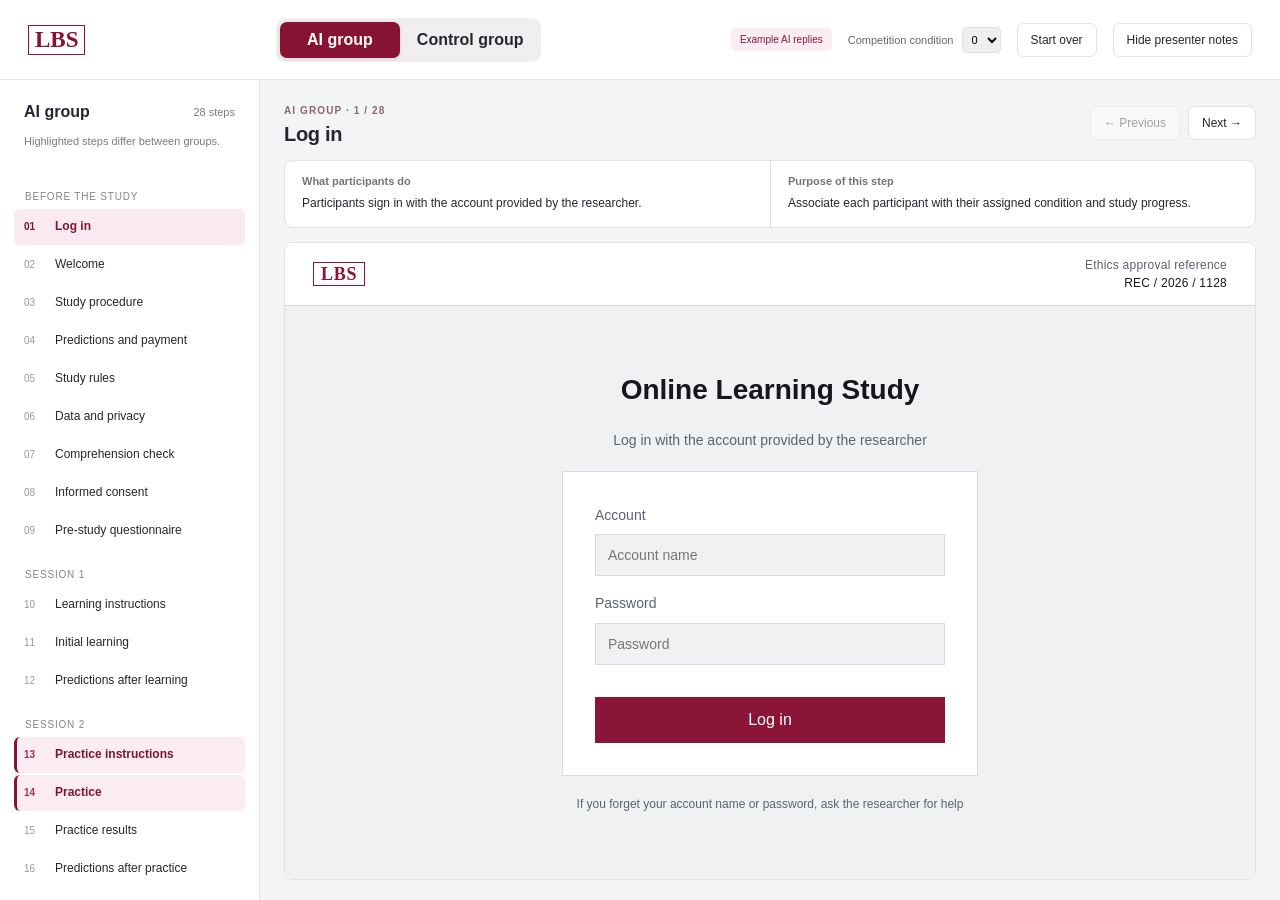
<file: index.html>
<!doctype html>
<html lang="en">
<head><meta charset="utf-8"><meta name="viewport" content="width=device-width,initial-scale=1"><title>LBS · AI / Control</title><link rel="stylesheet" href="demo.css?v=direct-ai-20261120"></head>
<body>
<header class="topbar">
  <div class="brand"><span>LBS</span></div>
  <div class="group-switch" aria-label="Study group"><button data-group="ai" class="selected" aria-pressed="true">AI group</button><button data-group="control" aria-pressed="false">Control group</button></div>
  <div class="tools"><span class="static-badge">Example AI replies</span><label>Competition condition <select id="competition"><option value="0">0</option><option value="1">1</option></select></label><button id="restart">Start over</button><button id="toggle-notes">Hide presenter notes</button></div>
</header>
<div class="shell">
<aside class="sidebar">
 <div class="side-heading"><span id="group-label">AI group</span><small id="step-count">Ready to start</small></div>
 <p class="side-caption">Highlighted steps differ between groups.</p>
 <nav id="steps" aria-label="Presentation steps"></nav>
 <div class="side-footer">Static presentation · AI & Control<br>Jump between steps without completing every question or waiting for timers.</div>
</aside>
<main>
 <section class="stepbar"><div><span class="eyebrow" id="position">PRESENTATION</span><h1 id="step-title">Log in</h1></div><div class="step-buttons"><button id="previous" disabled>← Previous</button><button id="next" disabled>Next →</button></div></section>
 <section class="notes shared-step" id="notes" hidden><div><h2>What participants do</h2><p id="task-note"></p></div><div><h2>Purpose of this step</h2><p id="purpose-note"></p></div><div class="difference" id="group-difference" hidden><h2 id="difference-title">AI vs Control</h2><p id="difference-note">Each condition uses its own configured content and interface.</p><button id="compare" hidden>Compare this step in the other group ↔</button></div></section>
 <div id="status" role="status" hidden></div>
 <section class="preview" id="preview">
  <iframe id="participant" title="Participant view" allow="clipboard-write" hidden></iframe>
 </section>
</main>
</div>
<script src="demo.js?v=direct-ai-20261120"></script>
</body></html>
</file>
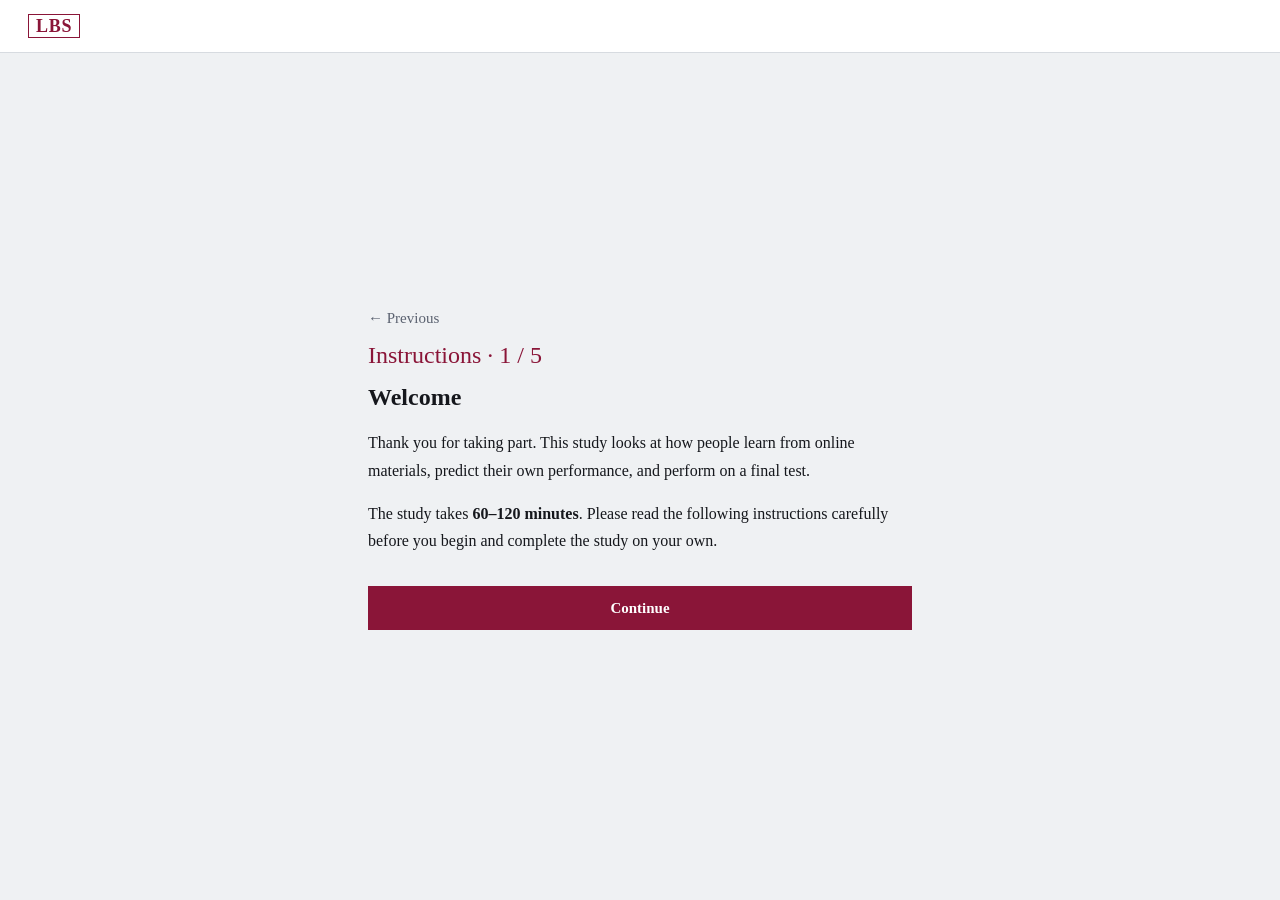
<file: view.html>
<!doctype html>
<html lang="en"><head><meta charset="UTF-8"><meta name="viewport" content="width=device-width,initial-scale=1"><meta http-equiv="Content-Security-Policy" content="connect-src 'self'; form-action 'none'; object-src 'none'"><title>Study walkthrough · Participant view</title><link rel="stylesheet" href="assets/index-CNp3CJmb.css"></head><body><div id="app"></div><script type="module" src="static-runtime.js"></script></body></html>
</file>
<file: demo.css>
:root{font-family:Inter,-apple-system,BlinkMacSystemFont,"Segoe UI","PingFang SC",sans-serif;color:#252631;background:#f3f4f6;font-synthesis:none;--accent:#861333;--border:#dfe1e6}*{box-sizing:border-box}body{margin:0}button,select{font:inherit}button{cursor:pointer;border:1px solid var(--border);background:white;color:inherit;border-radius:7px;padding:9px 13px}button:hover{border-color:#a4838d}button:disabled{opacity:.4;cursor:default}button:focus-visible,select:focus-visible{outline:3px solid #c48297;outline-offset:2px}.topbar{height:80px;display:flex;align-items:center;justify-content:space-between;gap:20px;padding:0 28px;border-bottom:1px solid var(--border);background:white}.brand{display:flex;align-items:center;gap:16px;font-size:16px;font-weight:650}.brand>span{font:700 23px Georgia,serif;color:var(--accent);border:1px solid var(--accent);padding:1px 6px}.brand small{display:block;font-size:11px;color:#737581;font-weight:400;margin-top:3px}.group-switch{display:flex;padding:4px;background:#f1eef0;border-radius:9px;gap:4px}.group-switch button{border:0;background:transparent;min-width:120px;font-weight:600}.group-switch button.selected{background:var(--accent);color:white;box-shadow:0 1px 4px #0002}.tools{display:flex;align-items:center;gap:16px}.tools label{font-size:11px;color:#666}.tools select{margin-left:5px;padding:5px;border:1px solid var(--border);border-radius:5px}.tools button{font-size:12px}.shell{display:grid;grid-template-columns:260px minmax(0,1fr);height:calc(100dvh - 80px)}.sidebar{background:#fff;border-right:1px solid var(--border);overflow:auto;padding:23px 14px 12px}.side-heading{display:flex;justify-content:space-between;align-items:center;padding:0 10px;font-weight:650}.side-heading small{font-size:11px;color:#797b85;font-weight:400}.side-caption{font-size:11px;color:#7a7c85;line-height:1.7;padding:0 10px;margin-bottom:22px}.phase{font-size:10px;text-transform:uppercase;letter-spacing:.08em;color:#89828a;padding:18px 11px 7px}.step-link{display:flex;align-items:flex-start;gap:9px;border:0;border-radius:6px;text-align:left;width:100%;padding:9px 10px;margin-bottom:2px;font-size:12px;line-height:1.45;background:transparent}.step-link .number{flex:0 0 22px;font-size:10px;color:#999;line-height:18px}.step-link .label{flex:1}.step-link .dot{height:6px;width:6px;border-radius:50%;background:#b45e78;margin-top:6px;flex-shrink:0}.step-link.active{background:#f8eaf0;color:var(--accent);font-weight:650}.step-link.active .number{color:var(--accent)}.side-footer{margin:22px 10px 8px;padding-top:15px;border-top:1px solid var(--border);font-size:10px;line-height:1.8;color:#8a8a94}main{min-height:0;display:flex;flex-direction:column;padding:20px 24px;gap:14px}.stepbar{display:flex;align-items:center;justify-content:space-between;gap:15px}.eyebrow{font-size:10px;letter-spacing:.11em;color:#8a6774;font-weight:650}h1{font-size:20px;margin:5px 0 0;font-weight:650;letter-spacing:-.3px}.step-buttons{display:flex;gap:8px;flex-shrink:0}.step-buttons button{font-size:12px}.notes{display:grid;grid-template-columns:1fr 1fr 1.15fr;background:white;border:1px solid var(--border);border-radius:9px;flex-shrink:0}.notes>div{padding:14px 17px;min-width:0}.notes>div+div{border-left:1px solid var(--border)}.notes h2{font-size:11px;font-weight:650;margin:0 0 6px;color:#76727a}.notes p{font-size:12px;line-height:1.7;margin:0}.notes .difference{background:#fcf6f8;border-radius:0 8px 8px 0}.notes .difference h2{color:var(--accent)}#compare{padding:0;margin-top:7px;font-size:11px;color:var(--accent);border:0;background:transparent}.preview{position:relative;flex:1;min-height:200px;border:1px solid var(--border);border-radius:9px;background:white;overflow:hidden}.preview iframe{width:100%;height:100%;border:0;display:block;background:white}.welcome{padding:clamp(25px,6vw,100px);height:100%;display:flex;flex-direction:column;align-items:flex-start;justify-content:center;background:radial-gradient(ellipse at 100% 0,#f9ecf1,transparent 55%)}.welcome-kicker{font-size:10px;letter-spacing:.16em;color:var(--accent);font-weight:650}.welcome h2{font-size:clamp(25px,3vw,44px);font-weight:600;line-height:1.4;letter-spacing:-1px;margin:18px 0}.welcome p{font-size:14px;color:#73727b;line-height:1.8;max-width:450px;margin:0}.start-buttons{display:flex;gap:10px;margin:25px 0}.start-buttons button{font-size:13px;padding:12px 18px}.primary{background:var(--accent);color:white;border-color:var(--accent)}.welcome small{font-size:11px;color:#93909a;line-height:1.8}#status{border:1px solid #e9c9d3;border-radius:6px;background:#fff2f5;color:#841435;font-size:12px;padding:10px 14px}body.notes-hidden .sidebar,body.notes-hidden .notes{display:none}body.notes-hidden .shell{grid-template-columns:1fr}[hidden]{display:none!important}body.busy .step-link,body.busy .group-switch button,body.busy #competition{pointer-events:none;opacity:.65}@media(max-width:1000px){.topbar{padding:0 15px;gap:12px}.brand small{display:none}.tools label{display:none}.group-switch button{min-width:90px}.shell{grid-template-columns:210px minmax(0,1fr)}main{padding:14px}.notes{grid-template-columns:1fr}.notes>div{padding:8px 12px}.notes>div+div{border-left:0;border-top:1px solid var(--border)}h1{font-size:17px}.step-buttons button{font-size:11px;padding:8px}}@media(max-width:700px){.brand>div,.tools{display:none}.shell{grid-template-columns:1fr}.sidebar{display:none}.notes{max-height:155px;overflow:auto}.topbar{height:60px}.shell{height:calc(100dvh - 60px)}.stepbar{align-items:flex-end}.step-buttons{gap:4px}.start-buttons{flex-wrap:wrap}}

.static-badge{font-size:10px;color:#8b1740;background:#f9edf2;padding:6px 9px;border-radius:5px;white-space:nowrap}@media(max-width:1250px){.static-badge{display:none}}

.step-link.group-difference{border-left:3px solid var(--accent);background:#fbecf1;color:#7d1432;padding-left:7px;font-weight:600}
.step-link.group-difference .number{color:#9b3452}
.step-link.group-difference:hover{background:#f6dce6}
.step-link.group-difference.active{background:#efd0dd;color:#69102c;box-shadow:inset 0 0 0 1px #e2adc1}
.notes.shared-step{grid-template-columns:1fr 1fr}
@media(max-width:1000px){.notes.shared-step{grid-template-columns:1fr}}
</file>
<file: assets/index-CNp3CJmb.css>
.login-container[data-v-7f4afa98]{justify-content:center;align-items:center;display:flex}.login-content[data-v-7f4afa98]{text-align:center;width:25vw;min-width:416px;max-width:90%}.platform-title[data-v-7f4afa98]{font-weight:700;font-style:Bold;letter-spacing:0;text-align:center;font-size:28px;line-height:38px}.platform-subtitle[data-v-7f4afa98]{color:#5b6270;font-weight:400;font-style:55 Regular;letter-spacing:0;text-align:center;margin:1.3rem 0;font-size:14px;line-height:20px}.login-notice[data-v-7f4afa98]{text-align:left;color:#8a1538;background-color:#fbeef1;border:1px solid #e6c2cc;margin-bottom:1rem;padding:12px 14px;font-size:13px;line-height:1.5}.login-card[data-v-7f4afa98]{text-align:left;box-sizing:border-box;background-color:#fff;border:1px solid #d7dbe0;padding:32px}.form-group[data-v-7f4afa98]{margin-bottom:16px}.form-group label[data-v-7f4afa98]{color:#5b6270;margin-bottom:8px;font-size:14px;font-weight:500;display:block}.form-group input[data-v-7f4afa98]{color:#333;background-color:#eff1f3;border:1px solid #d7dbe0;outline:none;width:100%;padding:12px;font-size:14px}.login-btn[data-v-7f4afa98]{color:#fff;cursor:pointer;background-color:#8a1538;border:none;width:100%;margin-top:16px;padding:14px;font-size:16px;font-weight:500;transition:background-color .2s}.login-btn[data-v-7f4afa98]:hover{background-color:brown}.login-btn[data-v-7f4afa98]:disabled{cursor:not-allowed;background-color:silver}.login-footer[data-v-7f4afa98]{color:#5b6270;margin-top:1.2rem;font-size:12px}.home-container[data-v-accd81d6]{max-width:800px;margin:0 auto}.home-content[data-v-accd81d6]{background:#fff;border-radius:8px;padding:32px;box-shadow:0 2px 12px #0000000f}.home-content h2[data-v-accd81d6]{color:#303133;margin-bottom:12px;font-size:24px}.home-desc[data-v-accd81d6]{color:#909399;margin-bottom:24px;font-size:14px}.home-info[data-v-accd81d6]{background:#f4f4f5;border-radius:6px;padding:16px}.home-info p[data-v-accd81d6]{color:#606266;margin-bottom:8px;font-size:14px}.home-info p[data-v-accd81d6]:last-child{margin-bottom:0}.status-ok[data-v-accd81d6]{color:#67c23a;font-weight:600}.home-actions[data-v-accd81d6]{border-top:1px solid #ebeef5;flex-wrap:wrap;gap:12px;margin-top:24px;padding-top:16px;display:flex}.exp-entry-btn[data-v-accd81d6]{color:#fff;background-color:#8a1538;border-radius:4px;padding:10px 18px;font-size:14px;font-weight:500;text-decoration:none;transition:all .2s ease-in-out;display:inline-block}.exp-entry-btn[data-v-accd81d6]:hover{color:#fff;background-color:#6c0f2b;text-decoration:none}.exp-entry-btn--secondary[data-v-accd81d6]{color:#8a1538;background-color:#fff;border:1px solid #8a1538}.exp-entry-btn--secondary[data-v-accd81d6]:hover{color:#6c0f2b;background-color:#f6e7eb}.not-found-container[data-v-7c96c311]{text-align:center;flex-direction:column;justify-content:center;align-items:center;min-height:60vh;display:flex}.not-found-container h1[data-v-7c96c311]{color:#c0c4cc;margin-bottom:16px;font-size:72px;font-weight:700}.not-found-container p[data-v-7c96c311]{color:#909399;margin-bottom:24px;font-size:16px}.back-home-link[data-v-7c96c311]{color:#fff;background-color:#409eff;border-radius:4px;padding:10px 24px;font-size:14px;text-decoration:none;transition:all .2s ease-in-out}.back-home-link[data-v-7c96c311]:hover{background-color:#66b1ff}.layout[data-v-ce91bb7b]{flex-direction:column;min-height:100vh;display:flex}.layout-header[data-v-ce91bb7b]{z-index:100;background-color:#fff;justify-content:space-between;align-items:center;height:56px;padding:0 24px;display:flex;position:sticky;top:0;box-shadow:0 1px 4px #00000014}.header-left[data-v-ce91bb7b]{align-items:center;display:flex}.app-logo[data-v-ce91bb7b]{color:#409eff;font-size:18px;font-weight:700}.header-nav[data-v-ce91bb7b]{gap:16px;display:flex}.nav-link[data-v-ce91bb7b]{color:#606266;padding:4px 0;font-size:14px;text-decoration:none;transition:all .2s ease-in-out}.nav-link[data-v-ce91bb7b]:hover,.nav-link.router-link-active[data-v-ce91bb7b]{color:#409eff;font-weight:600}.header-right[data-v-ce91bb7b]{align-items:center;gap:16px;display:flex}.user-name[data-v-ce91bb7b]{color:#606266;font-size:14px}.logout-btn[data-v-ce91bb7b]{color:#fff;cursor:pointer;background-color:#97002e;border:none;border-radius:4px;padding:6px 16px;font-size:13px;transition:all .2s ease-in-out}.logout-btn[data-v-ce91bb7b]:hover{background-color:#f78989}.layout-main[data-v-ce91bb7b]{background:#f5f7fa;flex:1;padding:24px}.confirm-modal-overlay[data-v-af4d654c]{z-index:200;background:#15171c73;justify-content:center;align-items:center;padding:20px;display:flex;position:fixed;inset:0}.confirm-modal-box[data-v-af4d654c]{background:#fff;border:1px solid #d7dbe0;width:100%;max-width:384px;padding:26px 27px}.confirm-modal-message[data-v-af4d654c]{color:#15171c;margin:0 0 22px;font-size:16px;line-height:1.6}.confirm-modal-actions[data-v-af4d654c]{justify-content:flex-end;gap:12px;display:flex}.confirm-modal-actions.is-confirm-first[data-v-af4d654c]{flex-direction:row-reverse;justify-content:flex-start}.confirm-modal-cancel[data-v-af4d654c]{color:#5b6270;cursor:pointer;background:0 0;border:1px solid #d7dbe0;padding:9px 18px;font-family:inherit;font-size:15px}.confirm-modal-cancel[data-v-af4d654c]:hover{color:#15171c;border-color:#5b6270}.confirm-modal-confirm[data-v-af4d654c]{color:#fff;cursor:pointer;background:#8a1538;border:none;padding:9px 19px;font-family:inherit;font-size:15px;font-weight:600}.confirm-modal-confirm[data-v-af4d654c]:hover{background:#6c0f2b}.experiment-layout[data-v-e9ae564a]{color:#15171c;background:#eff1f3;flex-direction:column;height:100vh;min-height:0;max-height:100vh;font-family:-apple-system,BlinkMacSystemFont,Segoe UI,Roboto,PingFang SC,Microsoft YaHei,sans-serif;display:flex;overflow:hidden}.experiment-topbar[data-v-e9ae564a]{background:#fff;border-bottom:1px solid #d7dbe0;flex:none;justify-content:space-between;align-items:center;padding:14px 28px;display:flex}.brand[data-v-e9ae564a]{align-items:baseline;gap:10px;display:flex}.brand-mark[data-v-e9ae564a]{appearance:none;letter-spacing:.04em;color:#8a1538;cursor:pointer;background:0 0;border:1.5px solid #8a1538;margin:0;padding:2px 7px;font-family:Georgia,Times New Roman,serif;font-size:18px;font-weight:700;line-height:1;transition:opacity .15s}.brand-mark[data-v-e9ae564a]:hover{opacity:.75}.experiment-topbar .asides[data-v-e9ae564a]{flex-direction:column;justify-content:center;align-items:flex-end;row-gap:.15rem;display:flex}.experiment-topbar .asides>div[data-v-e9ae564a]{color:#5b6270;letter-spacing:.02em;font-size:12px;line-height:16px}.experiment-topbar .asides>div[data-v-e9ae564a]:last-child{color:#15171c}.experiment-main[data-v-e9ae564a],.experiment-main[data-v-e9ae564a]:not(.experiment-main--center)>*{flex-direction:column;flex:auto;min-height:0;display:flex;overflow:hidden}.experiment-main--center[data-v-e9ae564a]{align-items:center;padding:32px 20px;overflow-y:auto}.experiment-main.experiment-main--center[data-v-e9ae564a]>*{margin-top:auto;margin-bottom:auto}.fs-resume-gate[data-v-e9ae564a]{z-index:10000;background:#141820b8;justify-content:center;align-items:center;padding:24px;display:flex;position:fixed;inset:0}.fs-resume-gate__panel[data-v-e9ae564a]{text-align:center;background:#fff;border:1px solid #d7dbe0;width:min(420px,100%);padding:28px 24px}.fs-resume-gate__title[data-v-e9ae564a]{color:#15171c;margin:0 0 10px;font-size:18px;font-weight:600}.fs-resume-gate__desc[data-v-e9ae564a]{color:#5b6270;margin:0 0 22px;font-size:14px;line-height:1.55}.fs-resume-gate__btn[data-v-e9ae564a]{appearance:none;color:#fff;cursor:pointer;background:#8a1538;border:none;padding:10px 28px;font-size:15px;font-weight:600;transition:opacity .15s}.fs-resume-gate__btn[data-v-e9ae564a]:hover{opacity:.88}.rich-body[data-v-f7b6f2e5] h2{text-wrap:balance;margin:0 0 16px;font-family:Georgia,Times New Roman,serif;font-size:24px;font-weight:700}.rich-body[data-v-f7b6f2e5] p{color:#15171c;margin:0 0 16px;font-size:16px;line-height:1.7}.rich-body[data-v-f7b6f2e5] ul,.rich-body[data-v-f7b6f2e5] ul.doc-summary-list{color:#15171c;margin:0 0 16px;padding-left:19px;font-size:16px;line-height:1.7}.rich-body[data-v-f7b6f2e5] ul li,.rich-body[data-v-f7b6f2e5] ul.doc-summary-list li{margin-bottom:6px}.rich-body[data-v-f7b6f2e5] .placeholder{color:#5b6270;font-weight:400}.doc-media[data-v-f7b6f2e5],.rich-body[data-v-f7b6f2e5] .doc-media{aspect-ratio:16/9;background:#eff1f3;border:1px solid #d7dbe0;justify-content:center;align-items:center;width:90%;max-width:100%;max-height:45vh;margin:0 auto 19px;display:flex;overflow:hidden}.doc-media img[data-v-f7b6f2e5],.doc-media video[data-v-f7b6f2e5],.rich-body[data-v-f7b6f2e5] .doc-media img,.rich-body[data-v-f7b6f2e5] .doc-media video{object-fit:contain;object-position:center;background:0 0;border:none;width:100%;height:100%;margin:0 auto;display:block}.doc-text[data-v-f7b6f2e5]{white-space:pre-wrap;overflow-wrap:anywhere;color:#15171c;font-size:16px;line-height:1.7}.session-intro-wrap[data-v-a445e18b]{text-align:center;width:100%;max-width:720px}.session-intro-eyebrow[data-v-a445e18b]{letter-spacing:.18em;text-transform:uppercase;color:#8a1538;margin:0 0 13px;font-size:15px;font-weight:700}.session-intro-title[data-v-a445e18b]{text-wrap:balance;margin:0 0 16px;font-family:Georgia,Times New Roman,serif;font-size:40px;font-weight:700}.session-intro-tag[data-v-a445e18b]{color:#5b6270;font-variant-numeric:tabular-nums;border:1px solid #d7dbe0;margin:0 0 26px;padding:4px 12px;font-size:15px;display:inline-block}.session-intro-tag--loading[data-v-a445e18b]{background:#d7dbe0;border-color:#0000;width:150px;height:25px;animation:1.2s ease-in-out infinite session-intro-skeleton-pulse-a445e18b}@media (prefers-reduced-motion:reduce){.session-intro-tag--loading[data-v-a445e18b]{animation:none}}.session-intro-desc[data-v-a445e18b]{color:#15171c;margin:0 0 35px;font-size:16px;line-height:1.65}.session-intro-desc.warning[data-v-a445e18b]{color:#8a1538}.session-intro-desc[data-v-a445e18b] strong{font-weight:600}.session-intro-content[data-v-a445e18b]{margin:0 0 35px}.session-intro-content[data-v-a445e18b] .rich-body>:last-child{margin-bottom:0}.session-intro-content[data-v-a445e18b] .doc-media{aspect-ratio:auto;width:min(880px,100vw - 48px);max-width:none;height:auto;max-height:none;position:relative;left:50%;overflow:visible;transform:translate(-50%)}.session-intro-content[data-v-a445e18b] .doc-media img,.session-intro-content[data-v-a445e18b] .doc-media video{object-fit:contain;width:100%;height:auto;max-height:min(70vh,640px)}.session-intro-content[data-v-a445e18b] .rich-body img{max-width:min(880px,100vw - 48px);height:auto}.session-intro-skeleton[data-v-a445e18b]{flex-direction:column;align-items:center;gap:11px;margin:0 0 35px;display:flex}.session-intro-skeleton span[data-v-a445e18b]{background:#d7dbe0;width:100%;height:15px;animation:1.2s ease-in-out infinite session-intro-skeleton-pulse-a445e18b;display:block}.session-intro-skeleton span[data-v-a445e18b]:last-child{width:55%}@keyframes session-intro-skeleton-pulse-a445e18b{0%,to{opacity:1}50%{opacity:.45}}@media (prefers-reduced-motion:reduce){.session-intro-skeleton span[data-v-a445e18b]{animation:none}}.session-intro-wrap.strong-accent[data-v-a445e18b] strong{color:#8a1538}.continue-btn[data-v-a445e18b]{color:#fff;letter-spacing:.02em;cursor:pointer;background:#8a1538;border:none;width:auto;padding:12px 35px;font-family:inherit;font-size:16px;font-weight:600}.continue-btn[data-v-a445e18b]:hover{background:#6c0f2b}.continue-btn[data-v-a445e18b]:focus-visible{outline-offset:2px;outline:3px solid #6c0f2b}.continue-btn[data-v-a445e18b]:disabled{opacity:.6;cursor:not-allowed}.session-hud[data-v-d9069895]{background:#fff;border:1px solid #d7dbe0;flex-wrap:wrap;justify-content:space-between;align-items:center;gap:24px;padding:13px 19px;display:flex}.hud-timer[data-v-d9069895]{align-items:baseline;gap:9px;display:flex}.hud-timer-label[data-v-d9069895]{letter-spacing:.06em;text-transform:uppercase;color:#5b6270;font-size:11px;font-weight:700}.hud-timer-value[data-v-d9069895]{font-variant-numeric:tabular-nums;color:#8a1538;font-family:ui-monospace,SFMono-Regular,Menlo,Consolas,monospace;font-size:20px;font-weight:700}.hud-timer-max[data-v-d9069895]{color:#5b6270;font-family:ui-monospace,SFMono-Regular,Menlo,Consolas,monospace;font-size:13px}.hud-progress[data-v-d9069895]{gap:11px;display:flex}.hud-progress-item[data-v-d9069895]{flex-direction:column;align-items:center;gap:5px;display:flex}.hud-progress-seg[data-v-d9069895]{background:#d7dbe0;width:42px;height:5px}.hud-progress-item.current .hud-progress-seg[data-v-d9069895]{background:#8a1538}.hud-progress-name[data-v-d9069895]{color:#5b6270;white-space:nowrap;font-size:11px}.hud-progress-item.current .hud-progress-name[data-v-d9069895]{color:#8a1538;font-weight:600}.hud-annotate[data-v-d9069895]{align-items:center;gap:14px;display:flex}.annotate-toggle[data-v-d9069895]{border:1px solid #d7dbe0;display:flex}.annotate-btn[data-v-d9069895]{color:#5b6270;cursor:pointer;background:0 0;border:none;padding:6px 12px;font-family:inherit;font-size:12px}.annotate-btn+.annotate-btn[data-v-d9069895]{border-left:1px solid #d7dbe0}.annotate-btn.active[data-v-d9069895]{color:#fff;background:#8a1538}.annotate-clear[data-v-d9069895]{color:#5b6270;cursor:pointer;background:0 0;border:none;padding:0;font-family:inherit;font-size:12px;text-decoration:underline}.annotate-clear[data-v-d9069895]:hover{color:#15171c}.annotation-canvas[data-v-8d64a858]{z-index:50;pointer-events:none;position:fixed;left:0;right:0}.annotation-canvas.pen-active[data-v-8d64a858]{pointer-events:auto;cursor:crosshair}.session-page-shell[data-v-1b5b7edf]{flex-direction:column;gap:16px;width:100%;max-width:1088px;min-height:0;margin:0 auto;padding:20px;display:flex;position:relative}.session-page-shell[data-v-1b5b7edf] .session-hud,.session-page-shell[data-v-1b5b7edf] .question-nav{flex:none}.session-page-shell.wide[data-v-1b5b7edf]{width:100%;max-width:1750px;padding-left:24px;padding-right:24px}.session-page-shell.wide.has-side-drawer[data-v-1b5b7edf]{padding-left:80px;padding-right:80px}.session-page-shell.fill-height[data-v-1b5b7edf]{box-sizing:border-box;flex:auto;height:100%;min-height:0;max-height:100%;overflow:hidden}.session-page-shell.fill-height .session-body[data-v-1b5b7edf]{flex-direction:column;flex:auto;min-height:0;display:flex;overflow:hidden}.session-body[data-v-1b5b7edf]{z-index:1;position:relative}.doc-layout[data-v-da7d2210]{flex:auto;align-items:stretch;gap:24px;width:100%;min-height:0;display:flex}.doc-sidebar[data-v-da7d2210]{background:#fff;border:1px solid #d7dbe0;flex-direction:column;flex:0 0 240px;gap:8px;min-height:0;padding:18px;display:flex;overflow-y:auto}.doc-sidebar-title[data-v-da7d2210]{letter-spacing:.08em;text-transform:uppercase;color:#5b6270;margin:0;font-size:15px;font-weight:700}.doc-nav-item[data-v-da7d2210]{box-sizing:border-box;text-align:left;color:#5b6270;cursor:pointer;background:#fff;border:1px solid #d7dbe0;border-radius:0;width:100%;padding:10px 12px;font-family:inherit;font-size:15px;line-height:1.4;display:block}.doc-nav-item[data-v-da7d2210]:hover:not(.active){color:#15171c}.doc-nav-item.active[data-v-da7d2210]{color:#8a1538;background:#f6e7eb;border-color:#8a1538;font-weight:600}.doc-nav-item[data-v-da7d2210]:focus-visible{outline-offset:2px;outline:2px solid #8a1538}.doc-content-panel[data-v-da7d2210]{background:#fff;border:1px solid #d7dbe0;flex-direction:column;flex:auto;min-width:0;min-height:0;display:flex}.doc-content[data-v-da7d2210]{flex:auto;min-height:0;padding:32px 42px;overflow-y:auto}.doc-section[data-v-da7d2210]{max-width:640px;display:none}.doc-section.active[data-v-da7d2210]{display:block}@media (width<=900px){.doc-layout[data-v-da7d2210]{flex-direction:column}.doc-sidebar[data-v-da7d2210]{flex:none}}.learn-layout[data-v-37824cc7]{flex-direction:column;flex:auto;width:100%;min-height:0;display:flex}.loading-hint[data-v-37824cc7]{text-align:center;color:#5b6270;background:#fff;border:1px solid #d7dbe0;flex:1;justify-content:center;align-items:center;padding:32px;display:flex}.belief-checkpoint[data-v-05b22ade]{width:100%;max-width:832px;margin:0 auto;padding:32px 20px 48px}.notice-eyebrow[data-v-05b22ade]{letter-spacing:.08em;text-transform:uppercase;color:#8a1538;margin:0 0 10px;font-size:15px;font-weight:600}.notice-title[data-v-05b22ade]{color:#15171c;margin:0 0 14px;font-family:Georgia,Times New Roman,serif;font-size:24px;font-weight:700}.notice-intro[data-v-05b22ade]{color:#15171c;margin:0 0 26px;font-size:16px;line-height:1.65}.notice-intro-blocks[data-v-05b22ade]{margin:0 0 26px}.notice-intro-blocks[data-v-05b22ade] .rich-body>:last-child{margin-bottom:0}.belief-loading[data-v-05b22ade]{text-align:center;color:#5b6270;background:#fff;border:1px solid #d7dbe0;margin-bottom:26px;padding:28px 20px}.belief-title[data-v-05b22ade]{color:#15171c;margin:0 0 8px;font-size:16px;font-weight:700}.belief-step-desc[data-v-05b22ade]{color:#5b6270;margin:0 0 16px;font-size:15px;line-height:1.6}.belief-step-desc .emph[data-v-05b22ade]{color:#8a1538;font-weight:600}.belief-step-desc[data-v-05b22ade]>:first-child{margin-top:0}.belief-step-desc[data-v-05b22ade]>:last-child{margin-bottom:0}.belief-card[data-v-05b22ade]{background:#fff;border:1px solid #d7dbe0;margin-bottom:26px;padding:22px 26px}.prob-pct-table[data-v-05b22ade]{border-collapse:collapse;margin:0 auto}.prob-pct-table th[data-v-05b22ade],.prob-pct-table td[data-v-05b22ade]{text-align:center;vertical-align:middle;white-space:nowrap;border:1px solid #d7dbe0;padding:6px 10px}.prob-pct-table thead th[data-v-05b22ade]{letter-spacing:.01em;color:#5b6270;background:#eff1f3;font-size:15px;font-weight:600}.prob-pct-table tbody th[data-v-05b22ade]{color:#15171c;background:#eff1f3;font-size:15px;font-weight:400}.prob-pct-table tr.invalid[data-v-05b22ade]{background:#f6e7eb}.prob-pct-table .prob-pct-input[data-v-05b22ade]{color:#5b6270;text-align:center;font-variant-numeric:tabular-nums;-moz-appearance:textfield;background:0 0;border:none;outline:none;width:80px;padding:6px 8px;font-family:inherit;font-size:15px}.prob-pct-table .prob-pct-input[data-v-05b22ade]:focus{color:#15171c;background:#f6e7eb;box-shadow:inset 0 0 0 2px #8a1538}.prob-pct-table .prob-pct-input[data-v-05b22ade]::-webkit-outer-spin-button{-webkit-appearance:none;margin:0}.prob-pct-table .prob-pct-input[data-v-05b22ade]::-webkit-inner-spin-button{-webkit-appearance:none;margin:0}.prob-pct-table .prob-pct-suffix[data-v-05b22ade]{color:#5b6270;padding-left:6px;padding-right:7px;font-size:15px}.prob-sum-row[data-v-05b22ade]{color:#15171c;margin:16px 0 0;font-size:15px}.prob-sum-row .prob-sum-val[data-v-05b22ade]{font-variant-numeric:tabular-nums;color:#8a1538;font-weight:700}.prob-sum-row .prob-sum-val.ok[data-v-05b22ade]{color:#67c23a}.prob-sum-row .prob-sum-target[data-v-05b22ade]{color:#5b6270}.belief-note[data-v-05b22ade]{color:#5b6270;margin:16px 0 0;font-size:15px}.belief-note .emph[data-v-05b22ade]{color:#8a1538;font-weight:700}.belief-feedback.error[data-v-05b22ade]{color:#6c0f2b;background:#f6e7eb;border:1px solid #8a1538;margin:16px 0 0;padding:12px 14px;font-size:15px;line-height:1.5}.continue-btn[data-v-05b22ade]{color:#fff;letter-spacing:.02em;cursor:pointer;background:#8a1538;border:none;width:100%;padding:12px 16px;font-family:inherit;font-size:16px;font-weight:600}.continue-btn[data-v-05b22ade]:hover{background:#6c0f2b}.continue-btn[data-v-05b22ade]:focus-visible{outline-offset:2px;outline:3px solid #6c0f2b}.continue-btn[data-v-05b22ade]:disabled{opacity:.6;cursor:not-allowed}.question-nav[data-v-0c376e59]{box-sizing:border-box;background:#fff;border:1px solid #d7dbe0;flex-wrap:nowrap;align-items:center;gap:7px;height:64px;padding:0 19px;display:flex;overflow:auto hidden}.question-nav-btn[data-v-0c376e59]{color:#5b6270;cursor:pointer;background:#fff;border:1.5px solid #d7dbe0;border-radius:50%;flex:none;width:34px;height:34px;font-family:inherit;font-size:12px;font-weight:600;transition:all .15s}.question-nav-btn[data-v-0c376e59]:hover:not(:disabled){color:#8a1538;border-color:#8a1538}.question-nav-btn.answered[data-v-0c376e59]{color:#67c23a;background:#e8f4ea;border-color:#67c23a}.question-nav-btn.review-incorrect[data-v-0c376e59]{color:#8a1538d9;background:#8a15381f;border-style:solid;border-color:#8a153880}.question-nav-btn.review-partial[data-v-0c376e59]{color:#8a6d3bf2;background:#8a6d3b24;border-style:solid;border-color:#8a6d3b8c}.question-nav-btn.current[data-v-0c376e59]{color:#fff;background:#8a1538;border-style:solid;border-color:#8a1538}.question-nav-btn.locked[data-v-0c376e59]{color:#a7afb8;opacity:1;cursor:not-allowed;background:#f5f6f7;border-color:#e5ebec}.question-nav-btn[data-v-0c376e59]:disabled:not(.locked){opacity:1;cursor:default}.question-nav.embedded[data-v-0c376e59]{flex-wrap:wrap;height:auto;min-height:0;padding:14px 18px;overflow:visible}.question-nav.embedded .question-nav-btn[data-v-0c376e59]{width:34px;height:34px}.quiz-option[data-v-b4b1e70d]{cursor:pointer;align-items:flex-start;gap:9px;margin-bottom:8px;padding:5px 0;font-size:16px;line-height:1.5;display:flex}.quiz-option.locked[data-v-b4b1e70d]{cursor:default;opacity:.85}.quiz-option.explanation-correct[data-v-b4b1e70d]{background:#f6e7eb;border:1px solid #8a1538;border-radius:0;margin-left:-8px;margin-right:-8px;padding:5px 8px}.quiz-option input[data-v-b4b1e70d]{accent-color:#8a1538;margin-top:3px}.explanation-correct-tag[data-v-b4b1e70d]{color:#8a1538;margin-left:8px;font-size:15px;font-weight:700}.quiz-option[data-v-cc10e3d5]{cursor:pointer;align-items:flex-start;gap:9px;margin-bottom:8px;padding:5px 0;font-size:16px;line-height:1.5;display:flex}.quiz-option.locked[data-v-cc10e3d5]{cursor:default;opacity:.85}.quiz-option input[data-v-cc10e3d5]{accent-color:#8a1538;margin-top:3px}.essay-input[data-v-c5317c3a]{color:#15171c;resize:none;border:1px solid #d7dbe0;border-radius:0;flex:auto;width:100%;height:100%;min-height:0;padding:12px 14px;font-family:inherit;font-size:16px;line-height:1.6}.essay-input.compact[data-v-c5317c3a]{flex:none;height:auto;min-height:320px}.essay-input[data-v-c5317c3a]:focus{border-color:#8a1538;outline:2px solid #f6e7eb}.essay-input[data-v-c5317c3a]:disabled{cursor:not-allowed;background:#f4f4f5}.fill-question.readonly[data-v-ec113277]{opacity:.85}.fill-stem[data-v-ec113277]{color:#15171c;margin:0;font-size:16px;font-weight:600;line-height:1.9}.fill-stem.placeholder[data-v-ec113277]{color:#5b6270;font-weight:400}.fill-stem[data-v-ec113277]>:first-child{margin-top:0}.fill-stem[data-v-ec113277]>:last-child{margin-bottom:0}.fill-stem[data-v-ec113277] .fill-blank-mark{vertical-align:baseline;white-space:nowrap;flex-direction:column;align-items:center;gap:2px;margin:0 4px;display:inline-flex}.fill-stem[data-v-ec113277] .fill-blank-num{color:#8a1538;font-size:15px;font-weight:700;line-height:1}.fill-stem[data-v-ec113277] .fill-blank-line{border-bottom:1.5px solid #15171c;width:64px;height:0;display:block}.fill-answers[data-v-ec113277]{flex-direction:column;gap:12px;margin-top:20px;display:flex}.fill-answer-row[data-v-ec113277]{align-items:center;gap:11px;display:flex}.fill-answer-num[data-v-ec113277]{color:#8a1538;text-align:center;flex:none;min-width:22px;font-size:16px;font-weight:700}.fill-answer-input[data-v-ec113277]{color:#15171c;background:#fff;border:1px solid #d7dbe0;border-radius:0;flex:auto;min-width:0;padding:9px 11px;font-family:inherit;font-size:16px}.fill-answer-input[data-v-ec113277]:focus{border-color:#8a1538;outline:2px solid #f6e7eb}.fill-answer-input[data-v-ec113277]:disabled{cursor:not-allowed;background:#f4f4f5}.question-panel[data-v-7829d507]{background:#fff;border:1px solid #d7dbe0;flex:auto;min-height:0;padding:26px 29px;overflow-y:auto}.question-panel.fills-input[data-v-7829d507]{flex-direction:column;min-height:0;display:flex;overflow:hidden}.question-panel.compact[data-v-7829d507]{overflow:visible}.question-panel.compact .question-input-area[data-v-7829d507]{flex:none;min-height:0}.question-input-area[data-v-7829d507]{flex-direction:column;flex:auto;min-height:0;display:flex}.question-label[data-v-7829d507]{letter-spacing:.06em;text-transform:uppercase;color:#5b6270;margin:0 0 13px;font-size:15px;font-weight:700}.question-header[data-v-7829d507]{justify-content:space-between;align-items:center;gap:16px;margin:0 0 13px;display:flex}.question-header .question-label[data-v-7829d507]{margin:0}.question-next-btn[data-v-7829d507]{color:#fff;white-space:nowrap;cursor:pointer;background:#8a1538;border:none;flex:none;padding:7px 14px;font-family:inherit;font-size:15px;font-weight:600}.question-next-btn[data-v-7829d507]:hover:not(:disabled){background:#6c0f2b}.question-next-btn[data-v-7829d507]:disabled{opacity:.45;cursor:not-allowed}.question-last-note[data-v-7829d507]{color:#5b6270;margin:22px 0 0;font-size:15px;font-style:italic;line-height:1.5}.question-stem[data-v-7829d507]{color:#15171c;margin:0 0 18px;font-size:16px;font-weight:600;line-height:1.6}.question-stem.placeholder[data-v-7829d507]{color:#5b6270;font-weight:400}.question-stem[data-v-7829d507]>:first-child{margin-top:0}.question-stem[data-v-7829d507]>:last-child{margin-bottom:0}.question-stem[data-v-7829d507] img{max-width:100%;height:auto;display:block}.chat-turn[data-v-b83a7758]{flex-direction:column;flex:none;align-items:stretch;min-width:0;display:flex}.chat-turn.assistant[data-v-b83a7758]{align-items:flex-start}.chat-turn.user[data-v-b83a7758]{align-items:flex-end}.chat-md[data-v-b83a7758]{color:#15171c;overflow-wrap:break-word;width:100%;min-width:0;font-size:16px;line-height:1.75}.chat-ai-bubble[data-v-b83a7758],.chat-user-bubble[data-v-b83a7758]{overflow-wrap:break-word;border-radius:20px;max-width:88%;padding:10px 18px;font-size:16px}.chat-ai-bubble[data-v-b83a7758]{color:#15171c;background:#fff;border:1px solid #d7dbe0;align-self:flex-start}.chat-user-bubble[data-v-b83a7758]{color:#15171c;white-space:pre-wrap;background:#e3e7ec;align-self:flex-end;max-width:70%;line-height:1.65}.chat-followups[data-v-b83a7758]{flex-direction:column;align-items:flex-start;gap:8px;width:100%;margin-top:12px;display:flex}.chat-followups-hint[data-v-b83a7758]{color:#5b6270;margin:0 0 2px;font-size:15px}.chat-followup-btn[data-v-b83a7758]{appearance:none;color:#15171c;text-align:left;cursor:pointer;background:#fff;border:1px solid #d7dbe0;max-width:100%;margin:0;padding:8px 12px;font-family:inherit;font-size:15px;line-height:1.45;transition:border-color .15s,color .15s}.chat-followup-btn[data-v-b83a7758]:hover{color:#8a1538;border-color:#8a1538}.chat-md[data-v-b83a7758]>:first-child{margin-top:0}.chat-md[data-v-b83a7758]>:last-child{margin-bottom:0}.chat-md[data-v-b83a7758] p{margin:0 0 1.15em}.chat-md[data-v-b83a7758] h1{margin:1.6em 0 .6em;font-size:1.5em;font-weight:600;line-height:1.4}.chat-md[data-v-b83a7758] h2{margin:1.5em 0 .6em;font-size:1.25em;font-weight:600;line-height:1.4}.chat-md[data-v-b83a7758] h3{margin:1.4em 0 .5em;font-size:1.1em;font-weight:600;line-height:1.45}.chat-md[data-v-b83a7758] h4{margin:1.3em 0 .5em;font-size:1em;font-weight:600}.chat-md[data-v-b83a7758] ul,.chat-md[data-v-b83a7758] ol{margin:0 0 1.15em;padding-left:1.6em}.chat-md[data-v-b83a7758] li{margin:.45em 0}.chat-md[data-v-b83a7758] li>ul,.chat-md[data-v-b83a7758] li>ol{margin:.35em 0 0}.chat-md[data-v-b83a7758] li:has(>input[type=checkbox]){margin-left:-1.35em;list-style:none}.chat-md[data-v-b83a7758] input[type=checkbox]{vertical-align:baseline;margin-right:.5em}.chat-md[data-v-b83a7758] strong{font-weight:600}.chat-md[data-v-b83a7758] a{color:#6c0f2b;text-decoration:underline}.chat-md[data-v-b83a7758] code{background:#0000000f;border-radius:4px;padding:2px 5px;font-family:ui-monospace,SFMono-Regular,Menlo,Consolas,monospace;font-size:.875em}.chat-md[data-v-b83a7758] blockquote{color:#5b6270;border-left:2px solid #d7dbe0;margin:1.15em 0;padding:0 0 0 1em}.chat-md[data-v-b83a7758] hr{border:none;border-top:1px solid #d7dbe0;margin:1.6em 0}.chat-md[data-v-b83a7758] img{max-width:100%;height:auto;margin:1em 0;display:block}.chat-md[data-v-b83a7758] .chat-code{background:#f4f4f4;border-radius:8px;margin:1.15em 0;overflow:hidden}.chat-md[data-v-b83a7758] .chat-code-bar{color:#5b6270;background:#ececec;justify-content:space-between;align-items:center;padding:6px 12px;font-size:15px;display:flex}.chat-md[data-v-b83a7758] .chat-code-lang{font-family:ui-monospace,SFMono-Regular,Menlo,Consolas,monospace}.chat-md[data-v-b83a7758] .chat-code-copy{font:inherit;color:#5b6270;cursor:pointer;background:0 0;border:none;border-radius:4px;padding:2px 6px}.chat-md[data-v-b83a7758] .chat-code-copy:hover{color:#15171c;background:#0000000f}.chat-md[data-v-b83a7758] pre{background:#f4f4f4;margin:0;padding:12px 14px;overflow-x:auto}.chat-md[data-v-b83a7758] pre code{background:0 0;border:none;padding:0;font-size:13.5px;line-height:1.6}.chat-md[data-v-b83a7758] .chat-scroll{overscroll-behavior-x:contain;margin:1.15em 0;overflow-x:auto}.chat-md[data-v-b83a7758] table{border-collapse:collapse;width:100%;font-size:.95em}.chat-md[data-v-b83a7758] th,.chat-md[data-v-b83a7758] td{text-align:left;white-space:normal;overflow-wrap:normal;border:1px solid #d7dbe0;padding:8px 12px}.chat-md[data-v-b83a7758] th{background:#eff1f3;font-weight:600}.chat-md[data-v-b83a7758] .chat-footnotes{color:#5b6270;border-top:1px solid #d7dbe0;margin-top:1.6em;padding-top:.8em;font-size:.875em}.chat-md[data-v-b83a7758] .chat-fn-item{margin:.35em 0}.chat-md[data-v-b83a7758] .chat-fn-no,.chat-md[data-v-b83a7758] .chat-fn-ref{color:#6c0f2b}.chat-md[data-v-b83a7758] .chat-fn-ref{vertical-align:super;font-size:.75em;line-height:0}.chat-md[data-v-b83a7758] .katex-display{margin:1.15em 0;padding-bottom:2px;overflow:auto hidden}.chat-md[data-v-b83a7758] .katex{overflow-wrap:normal;word-break:normal}.chat-md.streaming[data-v-b83a7758]>:last-child:after,.chat-md.streaming[data-v-b83a7758]:empty:after{content:"▍";color:#8a1538;margin-left:1px;animation:.9s step-end infinite cursor-blink-b83a7758}@keyframes cursor-blink-b83a7758{0%,to{opacity:1}50%{opacity:0}}.ai-chat-panel[data-v-ab0f95d1]{background:#fff;border:1px solid #d7dbe0;flex-direction:column;min-width:0;height:100%;min-height:0;display:flex;overflow:hidden}.ai-chat-title[data-v-ab0f95d1]{flex:none;margin:0;padding:14px 18px 8px;font-size:15px;font-weight:700}.ai-chat-body[data-v-ab0f95d1]{overscroll-behavior:contain;background:#eff1f3;border:1px solid #d7dbe0;flex:auto;min-height:0;margin:0 13px 13px;overflow:hidden auto}.chat-messages[data-v-ab0f95d1]{flex-direction:column;gap:26px;min-height:100%;padding:20px 18px;display:flex}.chat-presets[data-v-ab0f95d1]{flex-direction:column;align-items:flex-start;gap:8px;margin-top:-6px;display:flex}.chat-presets-hint[data-v-ab0f95d1]{color:#5b6270;margin:0 0 2px;font-size:15px}.chat-preset-btn[data-v-ab0f95d1]{appearance:none;color:#15171c;text-align:left;cursor:pointer;background:#fff;border:1px solid #d7dbe0;max-width:100%;margin:0;padding:8px 12px;font-family:inherit;font-size:15px;line-height:1.45;transition:border-color .15s,color .15s}.chat-preset-btn[data-v-ab0f95d1]:hover:not(:disabled){color:#8a1538;border-color:#8a1538}.chat-preset-btn[data-v-ab0f95d1]:disabled{opacity:.5;cursor:not-allowed}.chat-typing[data-v-ab0f95d1]{flex:none;align-items:center;gap:8px;min-width:112px;display:flex}.typing-text[data-v-ab0f95d1]{color:#5b6270;font-size:15px}.typing-dots[data-v-ab0f95d1]{gap:3px;display:flex}.typing-dots span[data-v-ab0f95d1]{background:#5b6270;border-radius:50%;width:6px;height:6px;animation:1.2s ease-in-out infinite typing-bounce-ab0f95d1}.typing-dots span[data-v-ab0f95d1]:nth-child(2){animation-delay:.15s}.typing-dots span[data-v-ab0f95d1]:nth-child(3){animation-delay:.3s}@keyframes typing-bounce-ab0f95d1{0%,80%,to{opacity:.35;transform:translateY(0)}40%{opacity:1;transform:translateY(-3px)}}.chat-input-row[data-v-ab0f95d1]{flex:none;gap:8px;padding:0 13px 13px;display:flex}.chat-input-row input[data-v-ab0f95d1]{color:#15171c;background:#eff1f3;border:1px solid #d7dbe0;border-radius:0;flex:auto;padding:8px 10px;font-family:inherit;font-size:15px}.chat-input-row input[data-v-ab0f95d1]:focus{background:#f6e7eb;border-color:#8a1538;outline:none}.chat-input-row input[data-v-ab0f95d1]:disabled{opacity:.6;cursor:not-allowed}.chat-send-btn[data-v-ab0f95d1]{color:#fff;cursor:pointer;background:#8a1538;border:none;border-radius:0;flex:none;padding:8px 14px;font-family:inherit;font-size:15px;font-weight:600}.chat-send-btn[data-v-ab0f95d1]:hover:not(:disabled){background:#6c0f2b}.chat-send-btn[data-v-ab0f95d1]:disabled{opacity:.5;cursor:not-allowed}.cheatsheet-drawer[data-v-fb974708]{z-index:60;width:min(48vw,512px);transition:transform .28s;position:fixed;bottom:0;left:0;transform:translate(-100%)}.cheatsheet-drawer.open[data-v-fb974708]{transform:translate(0)}.cheatsheet-panel[data-v-fb974708]{background:#eff1f3;border-right:1px solid #d7dbe0;padding:29px 32px;position:absolute;inset:0;overflow-y:auto;box-shadow:10px 0 26px #15171c24}.cheatsheet-handle[data-v-fb974708]{color:#fff;cursor:pointer;letter-spacing:.15em;writing-mode:vertical-rl;background:#8a1538;border:none;border-radius:0 8px 8px 0;width:56px;height:208px;font-family:inherit;font-size:16px;font-weight:700;position:absolute;top:50%;right:-56px;transform:translateY(-50%);box-shadow:6px 0 11px #15171c2e}.cheatsheet-handle[data-v-fb974708]:hover{background:#6c0f2b}.cheatsheet-handle[data-v-fb974708]:focus-visible{outline-offset:2px;outline:3px solid #6c0f2b}.cheatsheet-drawer-title[data-v-fb974708]{color:#15171c;margin:0 0 10px;font-family:Georgia,Times New Roman,serif;font-size:18px;font-weight:700}.cheatsheet-card[data-v-fb974708]{background:#fff;border:1px solid #d7dbe0;margin:0 0 16px;padding:19px 22px}.cheatsheet-card[data-v-fb974708]:last-child{margin-bottom:0}.cheatsheet-subhead[data-v-fb974708]{color:#15171c;margin:0 0 10px;font-size:14px;font-weight:700}.cheatsheet-markdown[data-v-fb974708] p{color:#15171c;margin:0 0 12px;font-size:14px;line-height:1.7}.cheatsheet-markdown[data-v-fb974708] ul,.cheatsheet-markdown[data-v-fb974708] ol{color:#15171c;margin:0 0 12px;padding-left:19px;font-size:14px;line-height:1.7}.cheatsheet-markdown[data-v-fb974708] ul li,.cheatsheet-markdown[data-v-fb974708] ol li{margin-bottom:6px}.cheatsheet-markdown[data-v-fb974708]>:last-child{margin-bottom:0}.cheatsheet-markdown[data-v-fb974708] .doc-media{background:#eff1f3;border:1px solid #d7dbe0;width:100%;margin:0 0 12px}.cheatsheet-markdown[data-v-fb974708] .doc-media img,.cheatsheet-markdown[data-v-fb974708] .doc-media video{width:100%;height:auto;display:block}@media (width<=900px){.cheatsheet-drawer[data-v-fb974708]{width:min(88vw,416px)}}.practice-layout[data-v-a1e7e6e9]{flex:auto;align-items:stretch;gap:24px;width:100%;min-height:0;display:flex;overflow:hidden}.practice-layout.with-ai .practice-question-panel[data-v-a1e7e6e9],.practice-layout.with-ai[data-v-a1e7e6e9] .ai-chat-panel{flex:1 1 0;min-height:0}.practice-layout:not(.with-ai) .practice-question-panel[data-v-a1e7e6e9]{flex:auto;width:100%;max-width:none}.practice-question-panel[data-v-a1e7e6e9]{flex-direction:column;min-width:0;min-height:0;display:flex;overflow:hidden auto}.practice-question-panel[data-v-a1e7e6e9] .question-panel,.practice-question-panel .loading-hint[data-v-a1e7e6e9]{flex:none;min-height:auto;overflow:visible}.practice-question-panel[data-v-a1e7e6e9] .question-stem{font-weight:400}.loading-hint[data-v-a1e7e6e9]{text-align:center;color:#5b6270;background:#fff;border:1px solid #d7dbe0;justify-content:center;align-items:center;padding:32px;display:flex}@media (width<=900px){.practice-layout[data-v-a1e7e6e9]{flex-direction:column}.practice-layout.with-ai .practice-question-panel[data-v-a1e7e6e9],.practice-layout.with-ai[data-v-a1e7e6e9] .ai-chat-panel{flex:auto;min-height:256px}}.session-end-btn[data-v-a1e7e6e9]{color:#fff;letter-spacing:.02em;cursor:pointer;background:#8a1538;border:none;padding:9px 22px;font-family:inherit;font-size:15px;font-weight:700}.session-end-btn[data-v-a1e7e6e9]:hover{background:#6c0f2b}.session-end-btn[data-v-a1e7e6e9]:focus-visible{outline-offset:2px;outline:3px solid #6c0f2b}.practice-score-wrap[data-v-1d34a369]{text-align:center;width:100%;max-width:416px}.practice-score-eyebrow[data-v-1d34a369]{letter-spacing:.08em;text-transform:uppercase;color:#8a1538;margin:0 0 10px;font-size:15px;font-weight:600}.practice-score-title[data-v-1d34a369]{text-wrap:balance;margin:0 0 32px;font-family:Georgia,Times New Roman,serif;font-size:24px;font-weight:700}.practice-score-card[data-v-1d34a369]{background:#fff;border:1px solid #d7dbe0;margin:0 0 19px;padding:26px 32px}.practice-score-label[data-v-1d34a369]{color:#5b6270;letter-spacing:.04em;text-transform:uppercase;margin:0 0 6px;font-size:15px}.practice-score-value[data-v-1d34a369]{color:#8a1538;font-variant-numeric:tabular-nums;margin:0;font-size:42px;font-weight:700;line-height:1.1}.practice-score-total[data-v-1d34a369]{color:#5b6270;font-size:22px}.practice-score-note[data-v-1d34a369]{color:#5b6270;margin:0 0 32px;font-size:15px}.continue-btn[data-v-1d34a369]{color:#fff;letter-spacing:.02em;cursor:pointer;background:#8a1538;border:none;width:auto;padding:12px 35px;font-family:inherit;font-size:16px;font-weight:600}.continue-btn[data-v-1d34a369]:hover{background:#6c0f2b}.continue-btn[data-v-1d34a369]:focus-visible{outline-offset:2px;outline:3px solid #6c0f2b}.continue-btn[data-v-1d34a369]:disabled{opacity:.6;cursor:not-allowed}.rest-layout[data-v-da2fbdce]{flex:auto;justify-content:center;align-items:center;min-height:0;padding:24px 0;display:flex;overflow-y:auto}.rest-wrap[data-v-da2fbdce]{text-align:center;width:100%;max-width:720px;margin:0 auto}.rest-eyebrow[data-v-da2fbdce]{letter-spacing:.18em;text-transform:uppercase;color:#8a1538;margin:0 0 13px;font-size:15px;font-weight:700}.rest-title[data-v-da2fbdce]{text-wrap:balance;margin:0 0 16px;font-family:Georgia,Times New Roman,serif;font-size:40px;font-weight:700}.rest-tag[data-v-da2fbdce]{color:#5b6270;font-variant-numeric:tabular-nums;border:1px solid #d7dbe0;margin:0 0 26px;padding:4px 12px;font-size:15px;display:inline-block}.rest-tag--loading[data-v-da2fbdce]{background:#d7dbe0;border-color:#0000;width:150px;height:25px;animation:1.2s ease-in-out infinite rest-skeleton-pulse-da2fbdce}.rest-content[data-v-da2fbdce]{margin:0}.rest-content[data-v-da2fbdce] .rich-body>:last-child,.rest-content[data-v-da2fbdce] .doc-text:last-child{margin-bottom:0}.rest-desc[data-v-da2fbdce]{color:#15171c;margin:0;font-size:16px;line-height:1.65}.rest-desc[data-v-da2fbdce] strong{font-weight:600}.rest-skeleton[data-v-da2fbdce]{flex-direction:column;align-items:center;gap:11px;display:flex}.rest-skeleton span[data-v-da2fbdce]{background:#d7dbe0;width:100%;height:15px;animation:1.2s ease-in-out infinite rest-skeleton-pulse-da2fbdce;display:block}.rest-skeleton span[data-v-da2fbdce]:last-child{width:55%}.rest-wrap.strong-accent[data-v-da2fbdce] strong{color:#8a1538}@keyframes rest-skeleton-pulse-da2fbdce{0%,to{opacity:1}50%{opacity:.45}}@media (prefers-reduced-motion:reduce){.rest-tag--loading[data-v-da2fbdce],.rest-skeleton span[data-v-da2fbdce]{animation:none}}.belief-checkpoint[data-v-b2cbd0be]{width:100%;max-width:608px;margin:0 auto;padding:32px 20px 48px}.notice-eyebrow[data-v-b2cbd0be]{letter-spacing:.08em;text-transform:uppercase;color:#8a1538;margin:0 0 10px;font-size:15px;font-weight:600}.notice-title[data-v-b2cbd0be]{color:#15171c;margin:0 0 14px;font-family:Georgia,Times New Roman,serif;font-size:24px;font-weight:700}.notice-intro[data-v-b2cbd0be]{color:#15171c;margin:0 0 26px;font-size:16px;line-height:1.65}.notice-intro-blocks[data-v-b2cbd0be]{margin:0 0 26px}.notice-intro-blocks[data-v-b2cbd0be] .rich-body>:last-child{margin-bottom:0}.belief-loading[data-v-b2cbd0be]{text-align:center;color:#5b6270;background:#fff;border:1px solid #d7dbe0;margin-bottom:26px;padding:28px 20px}.belief-card[data-v-b2cbd0be]{background:#fff;border:1px solid #d7dbe0;margin-bottom:26px;padding:22px 26px}.belief-title[data-v-b2cbd0be]{color:#15171c;margin:0 0 18px;font-size:16px;font-weight:700}.belief-field[data-v-b2cbd0be]{margin-bottom:19px}.belief-field[data-v-b2cbd0be]:last-of-type{margin-bottom:0}.belief-field.invalid input[data-v-b2cbd0be],.belief-field.invalid textarea[data-v-b2cbd0be]{background:#f6e7eb;border-color:#8a1538}.belief-stem[data-v-b2cbd0be]{color:#5b6270;margin-bottom:8px;font-size:15px;font-weight:400;line-height:1.5;display:block}.belief-stem[data-v-b2cbd0be]>:first-child{margin-top:0}.belief-stem[data-v-b2cbd0be]>:last-child{margin-bottom:0}.belief-input-row[data-v-b2cbd0be]{align-items:center;gap:10px;display:flex}.belief-input-row input[data-v-b2cbd0be]{color:#15171c;font-variant-numeric:tabular-nums;background:#eff1f3;border:1px solid #d7dbe0;border-radius:0;width:96px;padding:9px 11px;font-family:inherit;font-size:16px}.belief-input-row input[data-v-b2cbd0be]:focus{background:#f6e7eb;border-color:#8a1538;outline:none;box-shadow:0 0 0 3px #8a15381f}.belief-text-row textarea[data-v-b2cbd0be],.belief-text-row input[type=text][data-v-b2cbd0be]{color:#15171c;resize:vertical;background:#eff1f3;border:1px solid #d7dbe0;border-radius:0;width:100%;padding:9px 11px;font-family:inherit;font-size:15px;line-height:1.5}.belief-text-row textarea[data-v-b2cbd0be]:focus,.belief-text-row input[type=text][data-v-b2cbd0be]:focus{background:#f6e7eb;border-color:#8a1538;outline:none;box-shadow:0 0 0 3px #8a15381f}.belief-choice-list[data-v-b2cbd0be]{flex-direction:column;gap:8px;display:flex}.belief-choice[data-v-b2cbd0be]{color:#15171c;cursor:pointer;align-items:flex-start;gap:8px;font-size:15px;display:flex;margin:0!important}.belief-choice input[data-v-b2cbd0be]{accent-color:#8a1538;margin-top:3px}.belief-suffix[data-v-b2cbd0be]{color:#5b6270;font-size:15px}.belief-note[data-v-b2cbd0be]{color:#5b6270;margin:19px 0 0;font-size:15px}.belief-note .emph[data-v-b2cbd0be]{color:#8a1538;font-weight:700}.belief-feedback.error[data-v-b2cbd0be]{color:#6c0f2b;background:#f6e7eb;border:1px solid #8a1538;margin:16px 0 0;padding:12px 14px;font-size:15px;line-height:1.5}.continue-btn[data-v-b2cbd0be]{color:#fff;letter-spacing:.02em;cursor:pointer;background:#8a1538;border:none;width:100%;padding:12px 16px;font-family:inherit;font-size:16px;font-weight:600}.continue-btn[data-v-b2cbd0be]:hover{background:#6c0f2b}.continue-btn[data-v-b2cbd0be]:focus-visible{outline-offset:2px;outline:3px solid #6c0f2b}.continue-btn[data-v-b2cbd0be]:disabled{opacity:.6;cursor:not-allowed}.review-panel[data-v-f9dbf342]{align-items:stretch;gap:24px;width:100%;height:100%;min-height:0;display:flex;overflow:hidden}.review-question-panel[data-v-f9dbf342],.review-explain-panel[data-v-f9dbf342]{background:#fff;border:1px solid #d7dbe0;flex:1 1 0;min-width:0;min-height:0}.review-question-panel[data-v-f9dbf342]{padding:26px 29px;overflow-y:auto}.review-question-panel[data-v-f9dbf342] .question-stem{font-weight:400}.review-explain-panel[data-v-f9dbf342]{flex-direction:column;padding:14px 18px 18px;display:flex;overflow-y:auto}.review-explain-panel .review-answer-row[data-v-f9dbf342]{flex-direction:column;gap:6px}.review-explain-panel .review-answer-label[data-v-f9dbf342]{width:auto}.review-explain-title[data-v-f9dbf342]{flex:none;margin:0 0 12px;font-size:15px;font-weight:700}.review-label[data-v-f9dbf342]{letter-spacing:.06em;text-transform:uppercase;color:#5b6270;flex:none;margin:0 0 13px;font-size:15px;font-weight:700}.review-stem[data-v-f9dbf342]{color:#15171c;flex:none;margin:0 0 18px;font-size:16px;font-weight:400;line-height:1.6}.review-stem.placeholder[data-v-f9dbf342]{color:#5b6270}.review-stem[data-v-f9dbf342]>:first-child{margin-top:0}.review-stem[data-v-f9dbf342]>:last-child{margin-bottom:0}.review-option[data-v-f9dbf342]{cursor:default;box-sizing:border-box;flex-wrap:wrap;align-items:flex-start;gap:8px 9px;width:100%;margin-bottom:8px;padding:5px 8px;font-size:16px;line-height:1.5;display:flex}.review-option input[data-v-f9dbf342]{accent-color:#8a1538;flex:none;margin-top:3px}.review-option.correct[data-v-f9dbf342]{background:#f6e7eb;border:1px solid #8a1538}.review-option.picked[data-v-f9dbf342]{border:1px dashed #8a1538}.review-option-text[data-v-f9dbf342]{overflow-wrap:anywhere;word-break:break-word;flex:12em;min-width:0}.review-option-tag[data-v-f9dbf342]{white-space:nowrap;flex:0 auto;font-size:15px;font-weight:700}.review-option-tag.tag-correct[data-v-f9dbf342]{color:#8a1538}.review-option-tag.tag-picked[data-v-f9dbf342]{color:#5b6270}.review-answer-row[data-v-f9dbf342]{gap:11px;margin:0 0 11px;font-size:15px;line-height:1.6;display:flex}.review-answer-row[data-v-f9dbf342]:last-child{margin-bottom:0}.review-answer-label[data-v-f9dbf342]{color:#5b6270;white-space:nowrap;flex:none;width:74px;font-weight:700}[data-v-f9dbf342] .question-panel{background:0 0;border:none;padding:0;overflow:visible}.review-answer-value[data-v-f9dbf342]{color:#15171c;flex:auto;min-width:0}.review-answer-value.placeholder[data-v-f9dbf342]{color:#5b6270}.review-answer-value.is-text[data-v-f9dbf342]{white-space:pre-wrap;word-break:break-word;font-family:ui-monospace,SFMono-Regular,Consolas,monospace;font-size:15px;line-height:1.55}.review-answer-value[data-v-f9dbf342] p{margin:0 0 8px}.review-answer-value[data-v-f9dbf342] p:last-child{margin-bottom:0}.review-empty[data-v-f9dbf342]{text-align:center;color:#5b6270;background:#fff;border:1px solid #d7dbe0;width:100%;margin:0;padding:32px 0}@media (width<=900px){.review-panel[data-v-f9dbf342]{flex-direction:column}.review-question-panel[data-v-f9dbf342],.review-explain-panel[data-v-f9dbf342]{flex:auto;min-height:256px}}.review-toolbar[data-v-c40926da]{background:#fff;border:1px solid #d7dbe0;flex-wrap:wrap;flex:none;justify-content:space-between;align-items:center;gap:16px;padding:8px 16px;display:flex}.review-toolbar[data-v-c40926da] .question-nav{background:0 0;border:none;flex:auto;min-width:0;padding:6px 0}.review-score-chip[data-v-c40926da]{flex:none;align-items:baseline;gap:8px;display:flex}.review-score-label[data-v-c40926da]{letter-spacing:.04em;color:#5b6270;white-space:nowrap;font-size:15px;font-weight:700}.review-score-value[data-v-c40926da]{color:#8a1538;font-variant-numeric:tabular-nums;white-space:nowrap;font-family:Georgia,Times New Roman,serif;font-size:22px;font-weight:700}.review-layout[data-v-c40926da]{flex-direction:column;flex:auto;width:100%;min-height:0;display:flex;overflow:hidden}.review-layout[data-v-c40926da] .review-panel{flex:auto;width:100%;min-height:0}.review-layout .loading-hint[data-v-c40926da]{flex:1;min-height:0}.review-layout--intro[data-v-c40926da],.review-intro-wrap[data-v-c40926da]{background:#fff;flex:auto;width:100%;min-height:0}.review-intro-wrap[data-v-c40926da]{text-align:center;box-sizing:border-box;flex-direction:column;justify-content:flex-start;align-items:center;padding:32px 32px 48px;display:flex;overflow:auto}.review-intro-eyebrow[data-v-c40926da]{letter-spacing:.08em;text-transform:uppercase;color:#8a1538;margin:0 0 10px;font-size:15px;font-weight:600}.review-intro-title[data-v-c40926da]{color:#15171c;margin:0 0 20px;font-family:Georgia,Times New Roman,serif;font-size:32px;font-weight:700}.review-intro-content[data-v-c40926da]{text-align:left;width:100%;max-width:720px}.review-intro-content[data-v-c40926da] .rich-body>:last-child,.review-intro-content[data-v-c40926da] .doc-text:last-child{margin-bottom:0}.review-intro-wrap.strong-accent[data-v-c40926da] strong{color:#8a1538;font-weight:700}.loading-hint[data-v-c40926da]{text-align:center;color:#5b6270;background:#fff;border:1px solid #d7dbe0;justify-content:center;align-items:center;padding:32px;display:flex}.session-end-btn[data-v-c40926da]{color:#fff;letter-spacing:.02em;cursor:pointer;background:#8a1538;border:none;padding:9px 22px;font-family:inherit;font-size:15px;font-weight:700}.session-end-btn[data-v-c40926da]:hover{background:#6c0f2b}.session-end-btn[data-v-c40926da]:focus-visible{outline-offset:2px;outline:3px solid #6c0f2b}.restudy-layout[data-v-c14a6a04]{flex-direction:column;flex:auto;width:100%;min-height:0;display:flex}.loading-hint[data-v-c14a6a04]{text-align:center;color:#5b6270;background:#fff;border:1px solid #d7dbe0;flex:1;justify-content:center;align-items:center;padding:32px;display:flex}.session-end-btn[data-v-c14a6a04]{color:#fff;letter-spacing:.02em;cursor:pointer;background:#8a1538;border:none;padding:9px 22px;font-family:inherit;font-size:15px;font-weight:700}.session-end-btn[data-v-c14a6a04]:hover{background:#6c0f2b}.session-end-btn[data-v-c14a6a04]:focus-visible{outline-offset:2px;outline:3px solid #6c0f2b}.session3-end-wrap[data-v-db76dfe1]{text-align:center;width:100%;max-width:720px;margin:0 auto}.session3-end-eyebrow[data-v-db76dfe1]{letter-spacing:.18em;text-transform:uppercase;color:#8a1538;margin:0 0 13px;font-size:15px;font-weight:700}.session3-end-title[data-v-db76dfe1]{text-wrap:balance;margin:0 0 24px;font-family:Georgia,Times New Roman,serif;font-size:40px;font-weight:700}.session3-end-content[data-v-db76dfe1]{text-align:left;margin:0 0 20px}.session3-end-content[data-v-db76dfe1] .rich-body>:last-child,.session3-end-content[data-v-db76dfe1] .doc-text:last-child{margin-bottom:0}.session3-end-desc[data-v-db76dfe1]{color:#15171c;text-align:left;margin:0 0 20px;font-size:16px;line-height:1.65}.session3-end-desc--loading[data-v-db76dfe1]{text-align:center;color:#5b6270}.session3-end-desc[data-v-db76dfe1] strong{font-weight:600}.session3-end-wrap.strong-accent[data-v-db76dfe1] strong{color:#8a1538}.session3-end-status[data-v-db76dfe1]{color:#5b6270;margin:0;font-size:15px}.test-layout[data-v-8a3a2bcf]{flex:auto;width:100%;min-height:0;display:flex;overflow:hidden}.test-question-panel[data-v-8a3a2bcf]{flex-direction:column;flex:auto;width:100%;min-width:0;min-height:0;display:flex;overflow:hidden auto}.test-question-panel[data-v-8a3a2bcf] .question-panel,.test-question-panel .loading-hint[data-v-8a3a2bcf]{flex:none;min-height:auto;overflow:visible}.test-question-panel[data-v-8a3a2bcf] .question-stem{font-weight:400}.loading-hint[data-v-8a3a2bcf]{text-align:center;color:#5b6270;background:#fff;border:1px solid #d7dbe0;justify-content:center;align-items:center;padding:32px;display:flex}.session-end-btn[data-v-8a3a2bcf]{color:#fff;letter-spacing:.02em;cursor:pointer;background:#8a1538;border:none;padding:9px 22px;font-family:inherit;font-size:15px;font-weight:700}.session-end-btn[data-v-8a3a2bcf]:hover{background:#6c0f2b}.session-end-btn[data-v-8a3a2bcf]:focus-visible{outline-offset:2px;outline:3px solid #6c0f2b}.single-page[data-v-1acf765d]{background-color:#eff1f3;flex-direction:column;width:544px;min-height:30vh;display:flex}.page-back[data-v-1acf765d]{flex-shrink:0;margin-bottom:16px}.page-back a[data-v-1acf765d]{color:#5b6270;font-family:"Alibaba PuHuiTi 3.0";font-size:15px;font-style:normal;font-weight:400;line-height:20px;text-decoration:none}.page-back a[data-v-1acf765d]:hover{text-decoration:underline}.page-progress[data-v-1acf765d]{color:#8a1538;flex-shrink:0;margin-bottom:16px;font-family:"Alibaba PuHuiTi 3.0";font-size:24px;font-style:normal;font-weight:500;line-height:20px}.page-title[data-v-1acf765d]{color:#15171c;margin-bottom:16px;font-family:Source Han Serif CN;font-size:24px;font-style:normal;font-weight:700;line-height:32px}.page-main[data-v-1acf765d]{color:#15171c;padding-right:8px;font-family:"Alibaba PuHuiTi 3.0";font-size:16px;font-style:normal;font-weight:400;line-height:26px}.page-main strong[data-v-1acf765d]{font-weight:700}.page-main .text-red[data-v-1acf765d]{color:#8a1538;background-color:#0000;font-family:"Alibaba PuHuiTi 3.0";font-size:15px;font-style:normal;font-weight:400;line-height:22px}.page-footer[data-v-1acf765d]{flex-shrink:0;margin-top:16px;padding-bottom:16px}.continue-btn[data-v-1acf765d]{cursor:pointer;color:#fff;background-color:#8a1538;border:none;justify-content:center;align-items:center;width:100%;height:44px;font-family:"Alibaba PuHuiTi 3.0";font-size:15px;font-style:normal;font-weight:700;line-height:20px;transition:background-color .2s}.continue-btn[data-v-1acf765d]:hover{background-color:brown}.continue-btn[data-v-1acf765d]:disabled{cursor:not-allowed;background-color:silver}.page-body .introduce[data-v-6391aef6]{color:#15171c;margin-bottom:16px;font-family:"Alibaba PuHuiTi 3.0";font-size:16px;font-style:normal;font-weight:400;line-height:25px}.page-body .introduce[data-v-6391aef6] .zm-doc{aspect-ratio:auto;width:100%;max-width:100%;height:auto;max-height:none;margin-left:0;margin-right:0}.page-body .introduce[data-v-6391aef6] .zm-doc img,.page-body .introduce[data-v-6391aef6] .zm-doc video{object-fit:contain;width:100%;height:auto;max-height:none}.page-body .content[data-v-7b98b30b]{flex-direction:column;display:flex}.page-body .content[data-v-7b98b30b] ul{margin:0;padding-left:0;list-style:none}.page-body .content[data-v-7b98b30b] ul li{border-top:1px solid #d7dbe0;align-items:flex-start;gap:12px;padding:12px 0;display:flex}.page-body .content[data-v-7b98b30b] ul li:last-child{border-bottom:1px solid #d7dbe0}.page-body .content[data-v-7b98b30b] ul li:before{content:"";background-color:#8a1538;width:8px;height:8px;display:block;position:relative;top:10px}.page-body .step-item[data-v-7b98b30b]{border-top:1px solid #d7dbe0;align-items:flex-start;gap:12px;padding:12px 0;display:flex}.page-body .step-item[data-v-7b98b30b]:last-child{border-bottom:1px solid #d7dbe0}.page-body .step-item .list-style-block[data-v-7b98b30b]{align-items:flex-start;gap:10px;padding-top:8px;display:flex}.page-body .step-item .list-style-block span[data-v-7b98b30b]{background-color:#8a1538;width:8px;height:8px}.page-body .step-item .step-content[data-v-7b98b30b]{color:#15171c;font-family:"Alibaba PuHuiTi 3.0";font-size:15px;font-style:normal;font-weight:400;line-height:22px}.content[data-v-bb398e26] strong{color:#8a1538;background-color:#0000;font-family:"Alibaba PuHuiTi 3.0";font-size:15px;font-style:normal;font-weight:400;line-height:22px}.question-title[data-v-5954a7d7]{color:#15171c;align-items:flex-start;gap:2px;margin-bottom:8px;font-family:"Alibaba PuHuiTi 3.0";font-size:16px;font-style:normal;font-weight:600;line-height:20px;display:flex}.question-title.error[data-v-5954a7d7]{color:#97002e}.question-title.error[data-v-5954a7d7]:after{content:"（回答有误）";margin-left:4px;font-weight:400}.question-title .question-index[data-v-5954a7d7]{flex:none}.question-title .question-stem-rich[data-v-5954a7d7]{flex:auto;min-width:0}.question-title .question-stem-rich[data-v-5954a7d7]>:first-child{margin-top:0}.question-title .question-stem-rich[data-v-5954a7d7]>:last-child{margin-bottom:0}.question-options-container[data-v-5954a7d7]{flex-direction:column;gap:9px;display:flex}.question-options-container.inline[data-v-5954a7d7]{flex-flow:wrap;gap:9px 25px}.quiz-option[data-v-5954a7d7]{cursor:pointer;color:#15171c;align-items:center;column-gap:5px;font-family:"Alibaba PuHuiTi 3.0";font-size:16px;font-style:normal;font-weight:400;line-height:20px;display:flex}.quiz-option.locked[data-v-5954a7d7]{cursor:default;opacity:.85}.quiz-option input[data-v-5954a7d7]{accent-color:#8a1538}.question-title[data-v-6a126097]{color:#15171c;align-items:flex-start;gap:2px;margin-bottom:8px;font-family:"Alibaba PuHuiTi 3.0";font-size:16px;font-style:normal;font-weight:600;line-height:20px;display:flex}.question-title.error[data-v-6a126097]{color:#97002e}.question-title.error[data-v-6a126097]:after{content:"（回答有误）";margin-left:4px;font-weight:400}.question-title .question-index[data-v-6a126097]{flex:none}.question-title .question-stem-rich[data-v-6a126097]{flex:auto;min-width:0}.question-title .question-stem-rich[data-v-6a126097]>:first-child{margin-top:0}.question-title .question-stem-rich[data-v-6a126097]>:last-child{margin-bottom:0}.question-options-container[data-v-6a126097]{flex-direction:column;gap:9px;display:flex}.question-options-container.inline[data-v-6a126097]{flex-flow:wrap;gap:9px 25px}.quiz-option[data-v-6a126097]{cursor:pointer;color:#15171c;align-items:center;column-gap:5px;font-family:"Alibaba PuHuiTi 3.0";font-size:16px;font-style:normal;font-weight:400;line-height:20px;display:flex}.quiz-option.locked[data-v-6a126097]{cursor:default;opacity:.85}.quiz-option input[data-v-6a126097]{accent-color:#8a1538}.page-content .help-tips[data-v-39c9573b]{color:#15171c;margin-bottom:16px;font-family:"Alibaba PuHuiTi 3.0";font-size:16px;font-style:normal;font-weight:400;line-height:25px}.page-content .question-list-view[data-v-39c9573b]{background:#fff;border:1px solid #d7dbe0;flex-direction:column;align-items:flex-start;gap:20px;min-height:542px;padding:28px;display:flex}.page-content .question-list-view .empty-block[data-v-39c9573b]{color:#5b6270;flex-direction:column;flex:1;justify-content:center;align-items:center;width:100%;height:100%;display:flex}.page-content .submit-btn[data-v-39c9573b]{cursor:pointer;color:#fff;background-color:#8a1538;border:none;justify-content:center;align-items:center;width:100%;height:44px;font-family:"Alibaba PuHuiTi 3.0";font-size:16px;font-style:normal;font-weight:700;line-height:20px;transition:background-color .2s}.page-content .submit-btn[data-v-39c9573b]:hover{background-color:brown}.page-content .submit-btn[data-v-39c9573b]:disabled{cursor:not-allowed;background-color:silver}.question-title[data-v-3fd9fd9d]{color:#15171c;align-items:flex-start;gap:2px;margin-bottom:8px;font-family:"Alibaba PuHuiTi 3.0";font-size:16px;font-style:normal;font-weight:600;line-height:20px;display:flex}.question-title.error[data-v-3fd9fd9d]{color:#97002e}.question-title.error[data-v-3fd9fd9d]:after{content:"（回答有误）";margin-left:4px;font-weight:400}.question-title .question-index[data-v-3fd9fd9d]{flex:none}.question-title .question-stem-rich[data-v-3fd9fd9d]{flex:auto;min-width:0}.question-title .question-stem-rich[data-v-3fd9fd9d]>:first-child{margin-top:0}.question-title .question-stem-rich[data-v-3fd9fd9d]>:last-child{margin-bottom:0}.question-input-container[data-v-3fd9fd9d]{align-items:center;gap:10px;display:flex}.question-input-container input[data-v-3fd9fd9d]{text-align:center;background:#eff1f3;border:1px solid #d7dbe0;outline:none;flex-shrink:0;width:96px;height:40px}.question-input-container textarea[data-v-3fd9fd9d]{background:#eff1f3;border:1px solid #d7dbe0;outline:none;flex-shrink:0;width:100%;height:auto;padding:8px 12px}.question-input-container.error input[data-v-3fd9fd9d],.question-input-container.error textarea[data-v-3fd9fd9d]{color:#97002e;background:#f7e8ed;border:1px solid #97002e}.question-input-container .unit[data-v-3fd9fd9d]{color:#5b6270;font-family:"Alibaba PuHuiTi 3.0";font-size:15px;font-style:normal;font-weight:400;line-height:18px}.question-title[data-v-43ef3014]{color:#15171c;align-items:flex-start;gap:2px;margin-bottom:8px;font-family:"Alibaba PuHuiTi 3.0";font-size:16px;font-style:normal;font-weight:600;line-height:20px;display:flex}.question-title.error[data-v-43ef3014]{color:#97002e}.question-title.error[data-v-43ef3014]:after{content:"（回答有误）";margin-left:4px;font-weight:400}.question-title .question-index[data-v-43ef3014]{flex:none}.question-title .question-stem-rich[data-v-43ef3014]{flex:auto;min-width:0}.question-title .question-stem-rich[data-v-43ef3014]>:first-child{margin-top:0}.question-title .question-stem-rich[data-v-43ef3014]>:last-child{margin-bottom:0}.question-options-container[data-v-43ef3014]{flex-flow:wrap;gap:9px;display:flex}.question-options-container.inline[data-v-43ef3014]{gap:9px 25px}.quiz-option[data-v-43ef3014]{color:#5b6270;text-align:center;cursor:pointer;background:#fff;border:1px solid #d7dbe0;flex-direction:column;flex:1 0;align-items:center;gap:4px;padding:8px;font-family:"Alibaba PuHuiTi 3.0";font-size:16px;font-style:normal;font-weight:700;line-height:18px;display:flex}.quiz-option>div[data-v-43ef3014]:last-child{font-size:10px;font-style:normal;font-weight:400;line-height:13px}.quiz-option.checked[data-v-43ef3014]{color:#fff;border-color:#8a1538}.quiz-option.checked>div[data-v-43ef3014]{color:#8a1538}.quiz-option.locked[data-v-43ef3014]{cursor:default;opacity:.85}.page-content .help-tips[data-v-95db4e2a]{color:#15171c;margin-bottom:16px;font-family:"Alibaba PuHuiTi 3.0";font-size:16px;font-style:normal;font-weight:400;line-height:25px}.page-content .question-list-view[data-v-95db4e2a]{background:#fff;border:1px solid #d7dbe0;flex-direction:column;align-items:flex-start;gap:36px;min-height:60vh;padding:24px;display:flex}.page-content .question-list-view .question-item[data-v-95db4e2a]{width:100%}.page-content .question-list-view .empty-block[data-v-95db4e2a]{color:#5b6270;flex-direction:column;flex:1;justify-content:center;align-items:center;width:100%;height:100%;display:flex}.page-content .error-msg[data-v-95db4e2a]{color:#f56c6c;text-align:center;margin-top:16px;font-family:"Alibaba PuHuiTi 3.0";font-size:15px;font-style:normal;font-weight:400;line-height:25px}.page-content .submit-btn[data-v-95db4e2a]{cursor:pointer;color:#fff;background-color:#8a1538;border:none;justify-content:center;align-items:center;width:100%;height:44px;margin:16px 0 20px;font-family:"Alibaba PuHuiTi 3.0";font-size:16px;font-style:normal;font-weight:700;line-height:20px;transition:background-color .2s}.page-content .submit-btn[data-v-95db4e2a]:hover{background-color:brown}.page-content .submit-btn[data-v-95db4e2a]:disabled{cursor:not-allowed;background-color:silver}[data-v-4b7b80f5] .page-title{margin-bottom:0}.page-content .help-tips[data-v-4b7b80f5]{color:#15171c;margin-bottom:16px;font-family:"Alibaba PuHuiTi 3.0";font-size:16px;font-style:normal;font-weight:400;line-height:25px}.page-content .question-list-view[data-v-4b7b80f5]{background:#fff;border:1px solid #d7dbe0;flex-direction:column;align-items:flex-start;gap:36px;padding:24px;display:flex}.page-content .question-list-view .empty-block[data-v-4b7b80f5]{color:#5b6270;flex-direction:column;flex:1;justify-content:center;align-items:center;width:100%;height:100%;display:flex}.page-content .question-group[data-v-4b7b80f5]{flex-direction:column;gap:18px;width:100%;display:flex}.page-content .question-group-title[data-v-4b7b80f5]{color:#8a1538;border-bottom:1px solid #d7dbe0;padding-bottom:18px;font-family:"Alibaba PuHuiTi 3.0";font-size:16px;font-style:normal;font-weight:600;line-height:20px}.page-content .question-group-item[data-v-4b7b80f5]{flex-direction:column;gap:8px;display:flex}.page-content .question-group .question-title.error[data-v-4b7b80f5]{color:#97002e}.page-content .question-group .question-title .question-stem-rich[data-v-4b7b80f5]>:first-child{margin-top:0}.page-content .question-group .question-title .question-stem-rich[data-v-4b7b80f5]>:last-child{margin-bottom:0}.page-content .error-msg[data-v-4b7b80f5]{color:#f56c6c;text-align:center;width:100%;margin-top:16px;font-family:"Alibaba PuHuiTi 3.0";font-size:15px;font-style:normal;font-weight:400;line-height:25px}.page-content .submit-btn[data-v-4b7b80f5]{cursor:pointer;color:#fff;background-color:#8a1538;border:none;justify-content:center;align-items:center;width:100%;height:44px;margin:16px 0 20px;font-family:"Alibaba PuHuiTi 3.0";font-size:16px;font-style:normal;font-weight:700;line-height:20px;transition:background-color .2s}.page-content .submit-btn[data-v-4b7b80f5]:hover{background-color:brown}.page-content .submit-btn[data-v-4b7b80f5]:disabled{cursor:not-allowed;background-color:silver}.submit-btn[data-v-65f90432]{cursor:pointer;color:#fff;background-color:#8a1538;border:none;justify-content:center;align-items:center;width:100%;height:44px;margin-top:16px;font-family:"Alibaba PuHuiTi 3.0";font-size:16px;font-style:normal;font-weight:700;line-height:20px;transition:background-color .2s}.submit-btn[data-v-65f90432]:hover{background-color:brown}.submit-btn[data-v-65f90432]:disabled{cursor:not-allowed;background-color:silver}.generic-skeleton[data-v-33166895]{flex-direction:column;gap:11px;margin:8px 0 24px;display:flex}.generic-skeleton span[data-v-33166895]{background:#d7dbe0;height:15px;animation:1.2s ease-in-out infinite generic-skeleton-pulse-33166895;display:block}.generic-skeleton span[data-v-33166895]:last-child{width:55%}@keyframes generic-skeleton-pulse-33166895{0%,to{opacity:1}50%{opacity:.45}}@media (prefers-reduced-motion:reduce){.generic-skeleton span[data-v-33166895]{animation:none}}.generic-empty[data-v-33166895]{color:#5b6270;margin:0;font-size:15px}:root{--notif-primary:#8a1538;--notif-success:#22c55e;--notif-error:#f56c6c;--notif-warning:#f59e0b;--notif-info:#0ea5e9;--notif-bg:#fff;--notif-fg:#1f2937;--notif-muted:#6b7280;--notif-border:#00000014;--notif-shadow:0 4px 12px #0000001a;--notif-radius:1px;--notif-overlay-bg:#00000073;--notif-font-family:ui-sans-serif, system-ui, -apple-system, BlinkMacSystemFont, sans-serif}@media (prefers-color-scheme:dark){:root{--notif-bg:#1f2937;--notif-fg:#f9fafb;--notif-muted:#9ca3af;--notif-border:#ffffff1a;--notif-shadow:0 4px 12px #0000004d;--notif-overlay-bg:#000000a6}}.notif-root{font-family:var(--notif-font-family)}.notif-stack{z-index:9999;pointer-events:none;flex-direction:column;gap:10px;max-width:min(380px,100vw - 32px);padding:16px;display:flex;position:fixed}.notif-top-left{top:0;left:0}.notif-top-center{align-items:center;top:0;left:50%;transform:translate(-50%)}.notif-top-right{top:0;right:0}.notif-center-center{align-items:center;top:50%;left:50%;transform:translate(-50%,-50%)}.notif-bottom-left{flex-direction:column-reverse;bottom:0;left:0}.notif-bottom-center{flex-direction:column-reverse;align-items:center;bottom:0;left:50%;transform:translate(-50%)}.notif-bottom-right{flex-direction:column-reverse;bottom:0;right:0}.notif-toast{pointer-events:auto;background:var(--notif-bg);width:100%;color:var(--notif-fg);border:1px solid var(--notif-border);border-radius:var(--notif-radius);box-shadow:var(--notif-shadow);align-items:flex-start;gap:12px;padding:14px 16px;transition:transform .2s,opacity .2s;display:flex}.notif-icon{flex-shrink:0;width:20px;height:20px;margin-top:1px}.notif-toast-success .notif-icon{color:var(--notif-success)}.notif-toast-error .notif-icon{color:var(--notif-error)}.notif-toast-warning .notif-icon{color:var(--notif-warning)}.notif-toast-info .notif-icon{color:var(--notif-info)}.notif-body{flex:1;min-width:0}.notif-title{margin:0 0 2px;font-size:14px;font-weight:600}.notif-message{color:var(--notif-fg);word-break:break-word;margin:0;font-size:14px;line-height:1.45}.notif-title+.notif-message{color:var(--notif-muted)}.notif-close{width:22px;height:22px;color:var(--notif-muted);cursor:pointer;background:0 0;border:none;border-radius:6px;flex-shrink:0;place-items:center;padding:0;transition:background .15s,color .15s;display:grid}.notif-close:hover{background:var(--notif-border);color:var(--notif-fg)}.notif-close svg{width:14px;height:14px}.notif-spinner{border:2px solid var(--notif-border);border-top-color:var(--notif-info);border-radius:50%;flex-shrink:0;width:18px;height:18px;margin-top:1px;animation:.7s linear infinite notif-spin}@keyframes notif-spin{to{transform:rotate(360deg)}}.notif-toast-enter-active{transition:all .32s cubic-bezier(.21,1.02,.73,1)}.notif-toast-leave-active{transition:all .25s;position:absolute}.notif-toast-enter-from{opacity:0;transform:translateY(-12px)scale(.96)}.notif-toast-leave-to{opacity:0;transform:scale(.94)}.notif-toast-move{transition:transform .32s cubic-bezier(.21,1.02,.73,1)}.notif-center-center .notif-toast-enter-from,.notif-center-center .notif-toast-leave-to{opacity:0;transform:scale(.9)}.notif-overlay{z-index:10000;background:var(--notif-overlay-bg);-webkit-backdrop-filter:blur(2px);backdrop-filter:blur(2px);place-items:center;padding:20px;display:grid;position:fixed;inset:0}.notif-dialog{background:var(--notif-bg);width:min(400px,100%);color:var(--notif-fg);border-radius:var(--notif-radius);box-shadow:var(--notif-shadow);padding:24px}.notif-dialog-title{margin:0 0 8px;font-size:17px;font-weight:650}.notif-dialog-message{color:var(--notif-muted);margin:0;font-size:14px;line-height:1.5}.notif-input{width:100%;color:var(--notif-fg);border:1px solid var(--notif-border);box-sizing:border-box;background:0 0;border-radius:8px;outline:none;margin-top:16px;padding:10px 12px;font-size:14px}.notif-input:focus{border-color:var(--notif-primary)}.notif-dialog-actions{justify-content:flex-end;gap:10px;margin-top:22px;display:flex}.notif-btn{cursor:pointer;border:none;border-radius:0;padding:9px 16px;font-size:14px;font-weight:550;transition:opacity .15s,background .15s}.notif-btn:hover{opacity:.88}.notif-btn-ghost{color:var(--notif-muted);background:0 0}.notif-btn-ghost:hover{background:var(--notif-border);opacity:1}.notif-btn-primary{background:var(--notif-primary);color:#fff}.notif-btn-danger{background:var(--notif-error);color:#fff}.notif-fade-enter-active,.notif-fade-leave-active{transition:opacity .2s}.notif-fade-enter-from,.notif-fade-leave-to{opacity:0}.notif-loading-overlay{z-index:10001;background:var(--notif-overlay-bg);-webkit-backdrop-filter:blur(2px);backdrop-filter:blur(2px);flex-direction:column;justify-content:center;align-items:center;display:flex;position:fixed;inset:0}.notif-loading-spinner{border:3px solid var(--notif-border);border-top-color:var(--notif-primary);border-radius:50%;width:40px;height:40px;animation:.7s linear infinite notif-spin}.notif-loading-text{color:var(--notif-fg);margin-top:16px;font-size:14px}@media (prefers-reduced-motion:reduce){.notif-toast-enter-active,.notif-toast-leave-active,.notif-toast-move,.notif-fade-enter-active,.notif-fade-leave-active{transition:none}.notif-spinner,.notif-loading-spinner{animation-duration:1.4s}}*{box-sizing:border-box;margin:0;padding:0}body{color:#303133;background-color:#f5f7fa;font-family:-apple-system,BlinkMacSystemFont,Segoe UI,Roboto,Helvetica Neue,Arial,sans-serif;font-size:14px;line-height:1.6}a{color:#409eff;text-decoration:none;transition:all .2s ease-in-out}a:hover{color:#66b1ff;text-decoration:underline}.text-center{text-align:center}.text-ellipsis{text-overflow:ellipsis;white-space:nowrap;overflow:hidden}.flex-center{justify-content:center;align-items:center;display:flex}.error-message{color:#97002e;text-align:left;background:#f7e8ed;border:1px solid #97002e;width:100%;padding:14px;font-family:Noto Sans SC;font-size:14px;font-style:normal;font-weight:400}.form-group.error>input{background:#f7e8ed;border:1px solid #97002e}.zm-doc{interpolate-size:allow-keywords}.zm-doc details{--zm-fold-line:#e5e7eb;--zm-fold-bg:#eff6ff;--zm-fold-bg-hover:#dbeafe;--zm-fold-ink:#1e3a8a;border:1px solid var(--zm-fold-line);background:#fff;border-radius:4px;margin:16px 0;overflow:hidden}.zm-doc summary{background:var(--zm-fold-bg);color:var(--zm-fold-ink);cursor:pointer;-webkit-user-select:none;user-select:none;align-items:center;gap:6px;padding:10px 14px;font-size:15px;font-weight:600;list-style:none;display:flex}.zm-doc summary::-webkit-details-marker{display:none}.zm-doc summary:before{content:"▸";flex:none;transition:transform .18s;display:inline-block}.zm-doc summary:hover{background:var(--zm-fold-bg-hover)}.zm-doc summary:focus-visible{outline:2px solid var(--zm-fold-ink);outline-offset:-2px}.zm-doc details[open]>summary:before{transform:rotate(90deg)}.zm-doc .zm-fold-body{color:#15171c;padding:14px;font-size:16px;line-height:1.7;overflow-x:auto}.zm-doc .zm-fold-body>:last-child{margin-bottom:0}.zm-doc details[data-tone=hint]{--zm-fold-line:#fde68a;--zm-fold-bg:#fffbeb;--zm-fold-bg-hover:#fef3c7;--zm-fold-ink:#92400e}.zm-doc details[data-tone=answer]{--zm-fold-line:#bbf7d0;--zm-fold-bg:#f0fdf4;--zm-fold-bg-hover:#dcfce7;--zm-fold-ink:#166534}.zm-doc details[data-tone=plain]{--zm-fold-line:#d7dbe0;--zm-fold-bg:#eff1f3;--zm-fold-bg-hover:#e4e7ea;--zm-fold-ink:#5b6270}.zm-doc details[data-tone=accent]{--zm-fold-line:#e6c2cc;--zm-fold-bg:#f6e7eb;--zm-fold-bg-hover:#efd8de;--zm-fold-ink:#8a1538}@supports selector(details::details-content){.zm-doc details::details-content{block-size:0;transition:block-size .28s ease, content-visibility .28s allow-discrete;overflow:hidden}.zm-doc details[open]::details-content{block-size:auto}}.zm-doc .zm-callout{border-left:3px solid var(--zm-tone,#8a1538);background:var(--zm-tone-bg,#f6e7eb);color:#15171c;margin:16px 0;padding:12px 14px;font-size:16px;line-height:1.7}.zm-doc .zm-callout>:last-child{margin-bottom:0}.zm-doc .zm-callout[data-tone=info]{--zm-tone:#2563eb;--zm-tone-bg:#eff6ff}.zm-doc .zm-callout[data-tone=warn]{--zm-tone:#d97706;--zm-tone-bg:#fffbeb}.zm-doc .zm-callout[data-tone=success]{--zm-tone:#16a34a;--zm-tone-bg:#f0fdf4}.zm-doc .zm-callout[data-tone=danger]{--zm-tone:#dc2626;--zm-tone-bg:#fef2f2}.zm-doc .zm-card{border:1px solid #d7dbe0;border-top:3px solid var(--zm-tone,#8a1538);text-align:center;background:#fff;max-width:560px;margin:18px auto;padding:14px 18px;font-size:16px;line-height:1.7;box-shadow:0 2px 12px #0000000f}.zm-doc .zm-card>:last-child{margin-bottom:0}.zm-doc .zm-card[data-align=left]{text-align:left;max-width:none}.zm-doc .zm-table{border-collapse:collapse;width:100%;margin:16px 0;font-size:15px;line-height:1.6}.zm-doc .zm-table th,.zm-doc .zm-table td{text-align:left;vertical-align:top;border-bottom:1px solid #d7dbe0;padding:8px 12px}.zm-doc .zm-table th{color:#15171c;white-space:nowrap;background:#eff1f3;border-bottom-width:2px;font-weight:700}.zm-doc .zm-table tbody tr:last-child td{border-bottom:none}.zm-doc .zm-scroll{margin:16px 0;overflow-x:auto}.zm-doc .zm-scroll>.zm-table{min-width:480px;margin:0}.zm-doc .zm-hl{background:linear-gradient(#0000 60%,#8a15382e 0);font-weight:600}.zm-doc .zm-steps{counter-reset:zm-step;margin:16px 0;padding:0;list-style:none}.zm-doc .zm-steps>li{color:#15171c;counter-increment:zm-step;margin-bottom:12px;padding-left:34px;font-size:16px;line-height:1.7;position:relative}.zm-doc .zm-steps>li:before{content:counter(zm-step);color:#fff;background:#8a1538;border-radius:50%;justify-content:center;align-items:center;width:22px;height:22px;font-size:12px;font-weight:700;line-height:1;display:flex;position:absolute;top:2px;left:0}.zm-doc .zm-steps>li>:last-child{margin-bottom:0}.zm-doc .zm-cols{grid-template-columns:repeat(auto-fit,minmax(220px,1fr));align-items:start;gap:14px;margin:16px 0;display:grid}.zm-doc .zm-cols>*{max-width:none;margin:0}.zm-doc [data-anim]{animation-duration:.45s;animation-timing-function:cubic-bezier(.22,.61,.36,1);animation-delay:var(--zm-delay,0s);animation-fill-mode:both}.zm-doc [data-anim=fade-in]{animation-name:zm-fade-in}.zm-doc [data-anim=fade-up]{animation-name:zm-fade-up}.zm-doc [data-anim=slide-in]{animation-name:zm-slide-in}.zm-doc img{max-width:100%;height:auto;margin:12px auto;display:block}.zm-doc figure{max-width:100%;margin:12px 0}.zm-doc figure img{margin:0 auto}.zm-doc .zm-video{aspect-ratio:16/9;background:#000;border:1px solid #d7dbe0;width:90%;max-width:100%;max-height:45vh;margin:18px auto;overflow:hidden}.zm-doc .zm-video .prism-player{width:100%!important;height:100%!important}.zm-doc .zm-pdf{width:100%;margin:18px 0}.pdf-viewer{width:100%}.pdf-viewer-status{background:#fff;border:1px solid #d7dbe0;flex-direction:column;align-items:center;gap:12px;padding:36px 20px;display:flex}.pdf-viewer-hint{color:#5b6270;margin:0;font-size:15px}.pdf-viewer-hint--loading{animation:1.2s ease-in-out infinite pdf-viewer-pulse}@keyframes pdf-viewer-pulse{0%,to{opacity:1}50%{opacity:.5}}@media (prefers-reduced-motion:reduce){.pdf-viewer-hint--loading{animation:none}}.pdf-viewer-retry{color:#5b6270;cursor:pointer;background:0 0;border:1px solid #d7dbe0;padding:7px 18px;font-family:inherit;font-size:15px}.pdf-viewer-retry:hover{color:#15171c;border-color:#5b6270}.pdf-viewer-pages{flex-direction:column;gap:14px;display:flex}.pdf-viewer-page{background:#fff;border:1px solid #d7dbe0;width:100%}.pdf-viewer-page canvas{width:100%;height:auto;display:block}.pdf-viewer--paged{--pdf-stage-height:min(52vh, 480px)}.pdf-viewer--paged .pdf-viewer-stage{max-height:var(--pdf-stage-height);background:#fff;border:1px solid #d7dbe0;overflow-y:auto}.pdf-viewer--paged .pdf-viewer-page{border:none}.pdf-viewer-nav{justify-content:space-between;align-items:center;gap:12px;margin-top:10px;display:flex}.pdf-viewer-nav-btn{color:#5b6270;cursor:pointer;background:0 0;border:1px solid #d7dbe0;padding:6px 16px;font-family:inherit;font-size:15px}.pdf-viewer-nav-btn:hover:not(:disabled){color:#15171c;border-color:#5b6270}.pdf-viewer-nav-btn:disabled{opacity:.45;cursor:not-allowed}.pdf-viewer-nav-label{color:#5b6270;font-variant-numeric:tabular-nums;font-size:15px}@keyframes zm-fade-in{0%{opacity:0}}@keyframes zm-fade-up{0%{opacity:0;transform:translateY(12px)}}@keyframes zm-slide-in{0%{opacity:0;transform:translate(-16px)}}@media (prefers-reduced-motion:reduce){.zm-doc [data-anim]{animation:none}.zm-doc summary:before{transition:none}@supports selector(details::details-content){.zm-doc details::details-content{transition:none}}}
</file>
